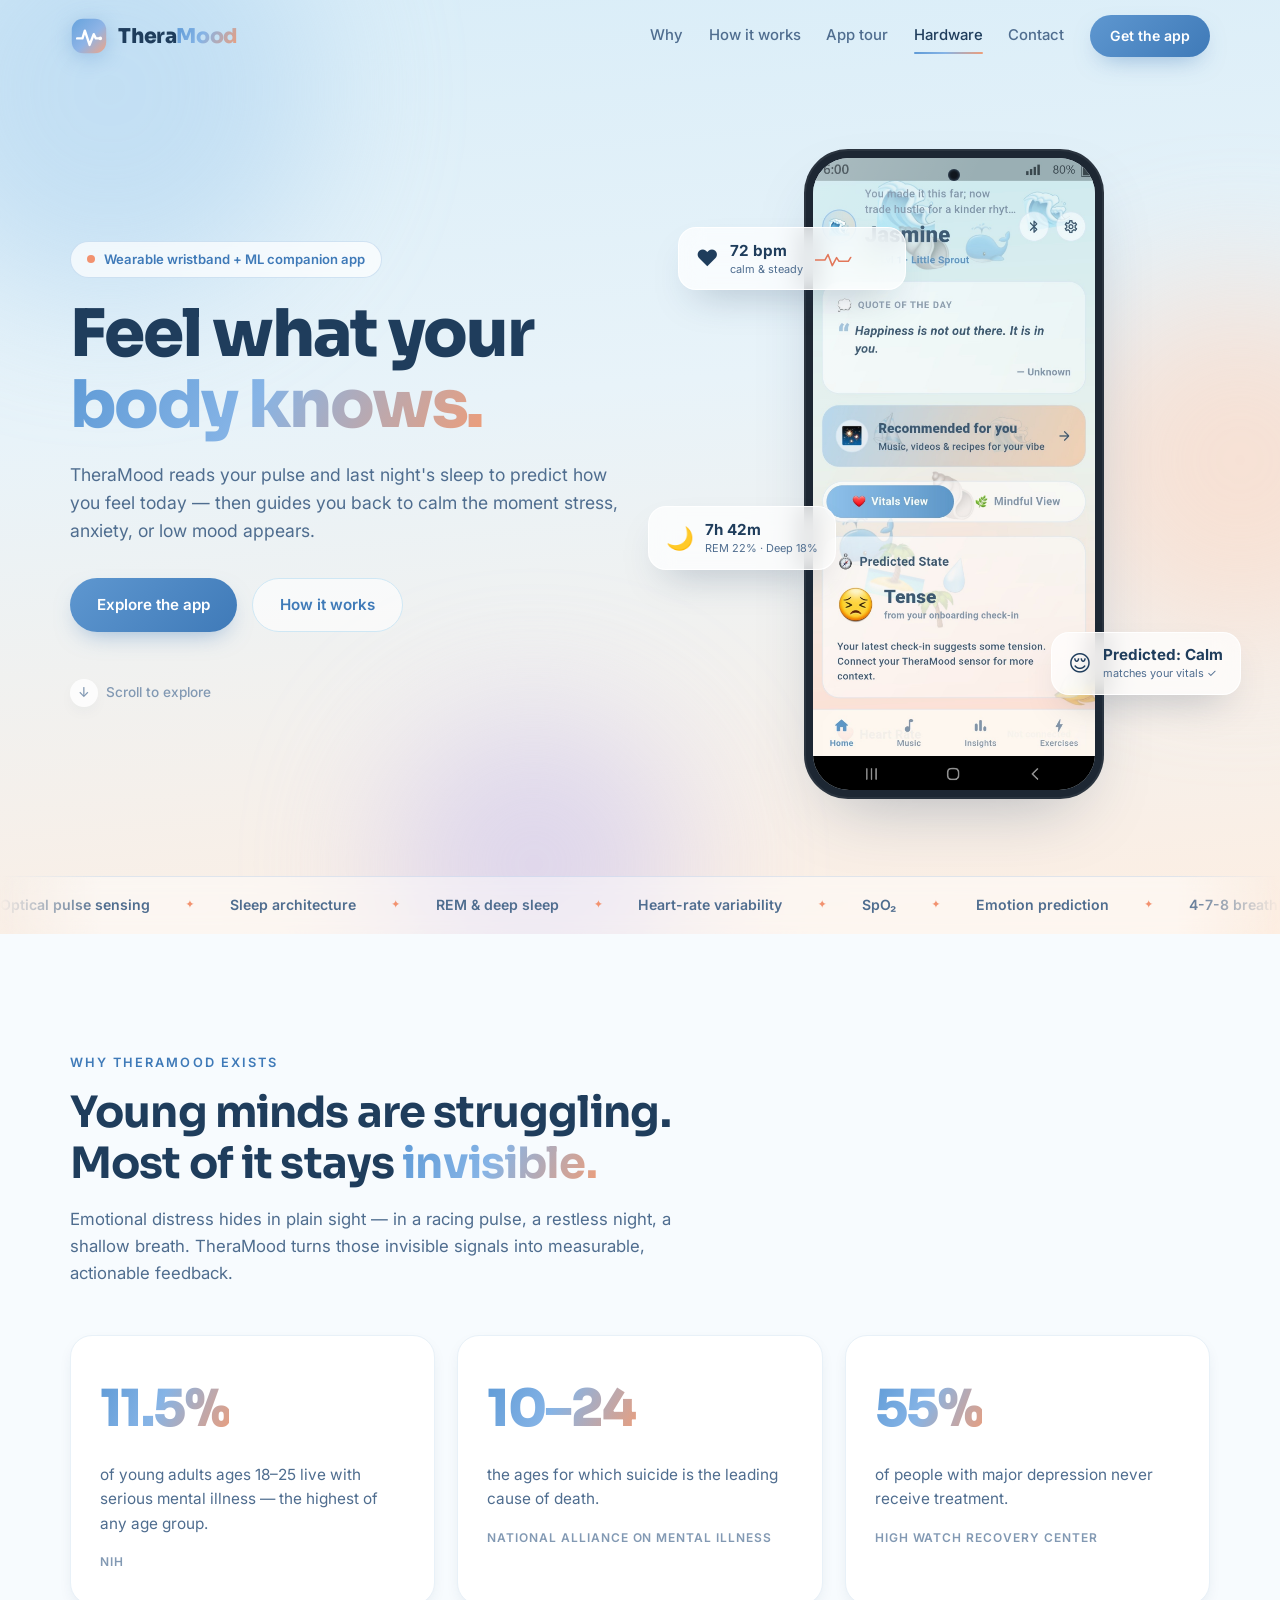
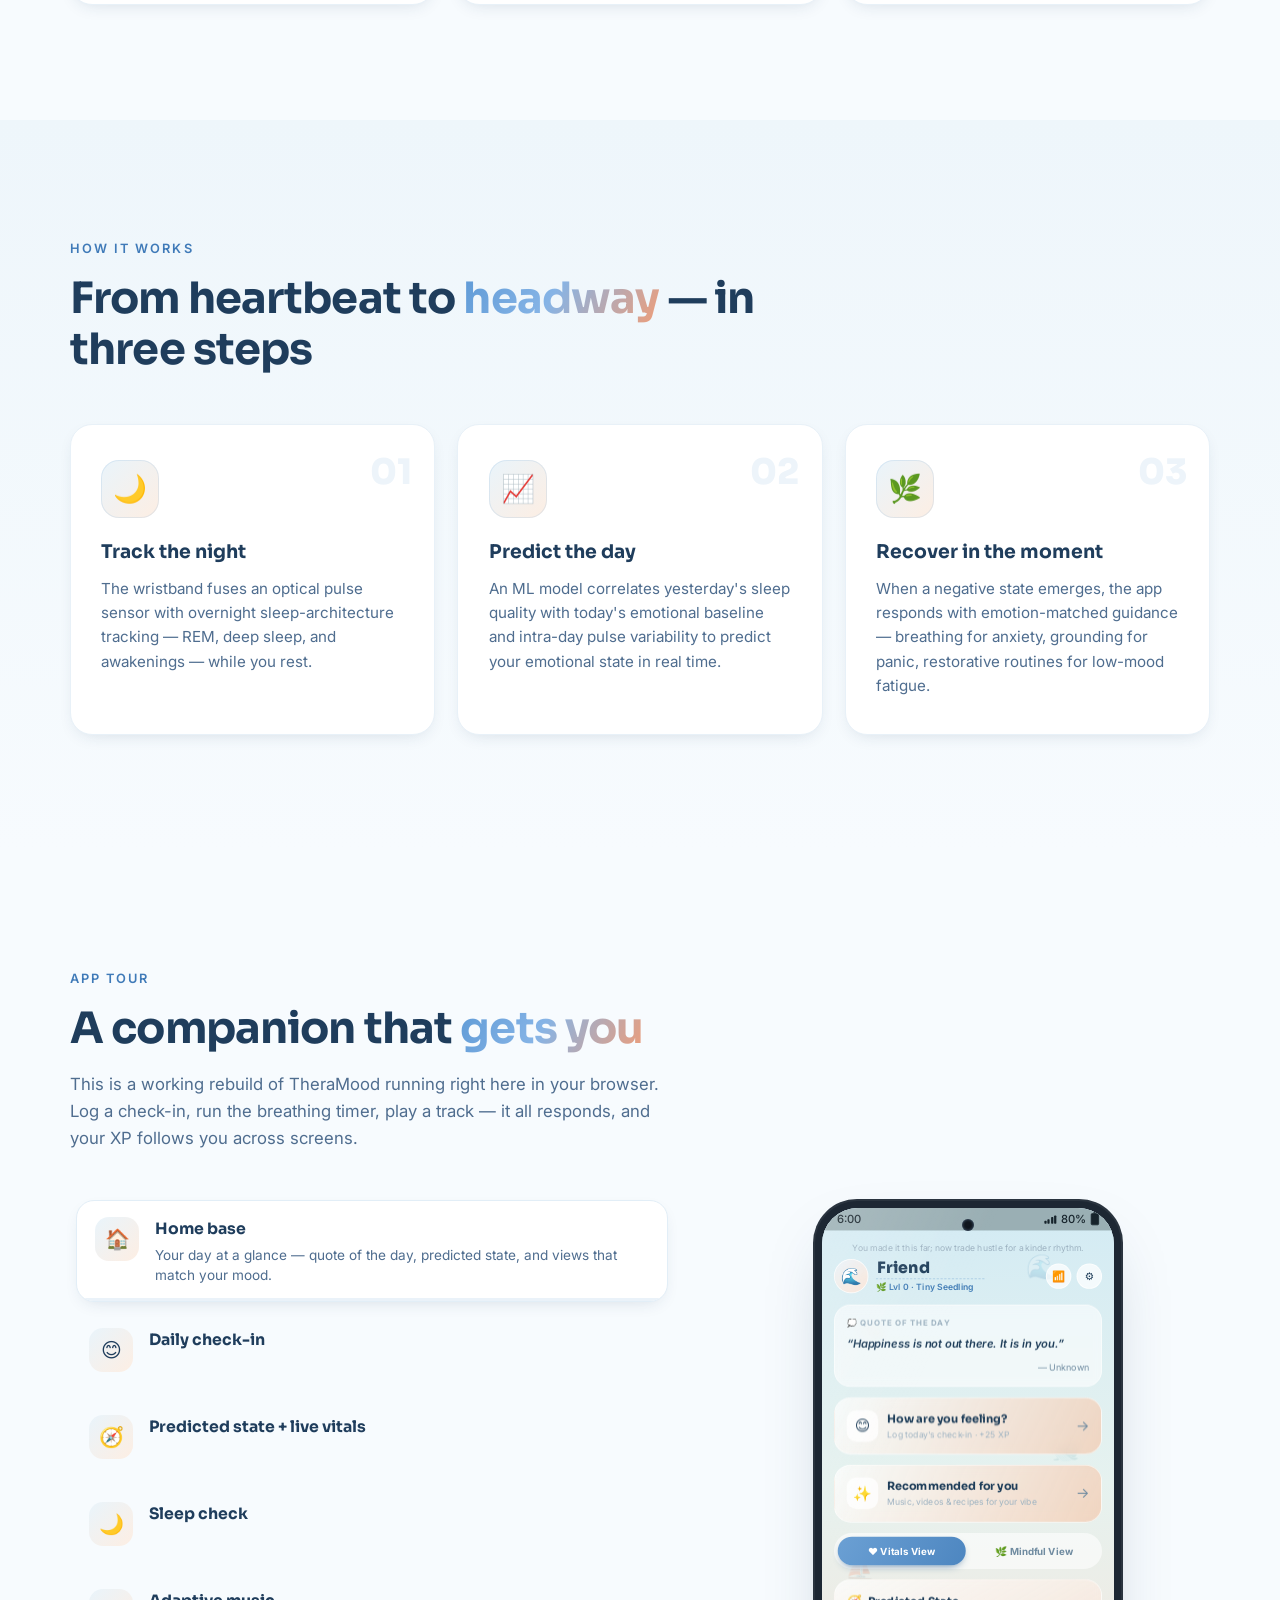
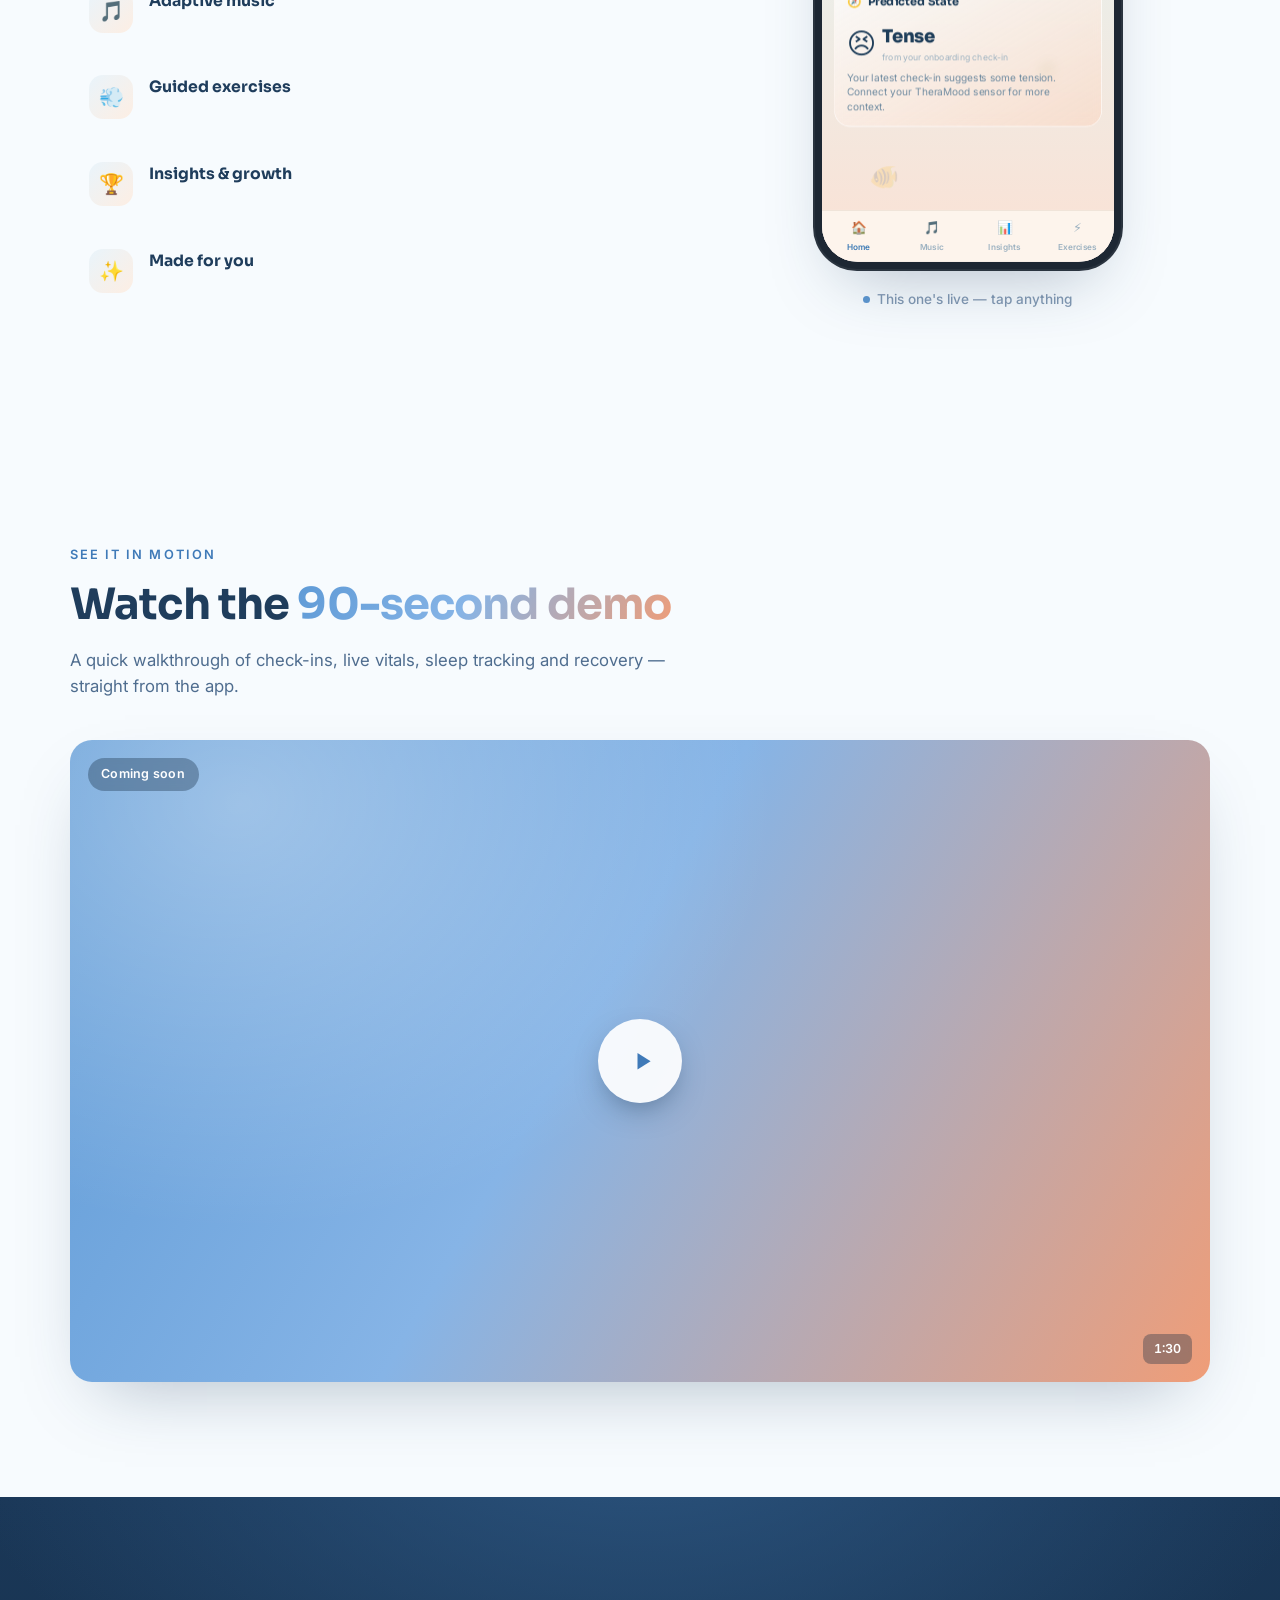
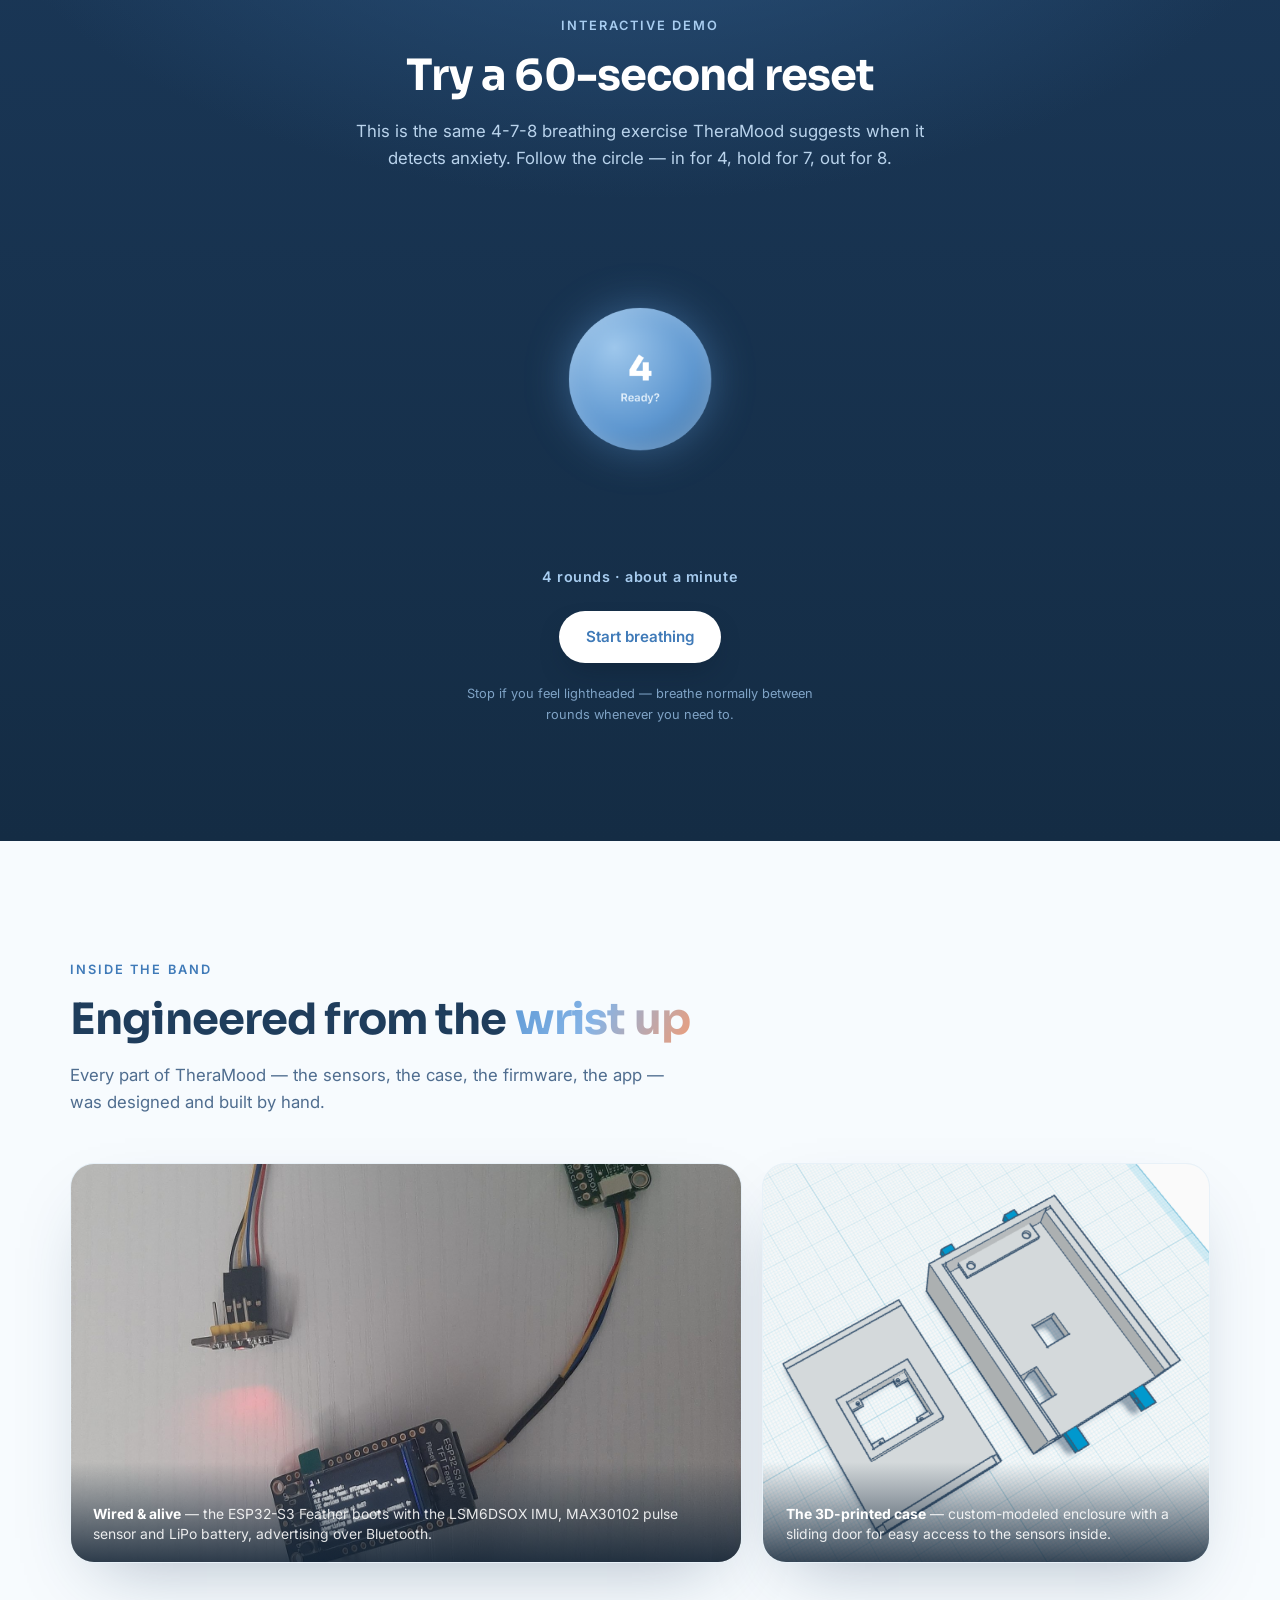
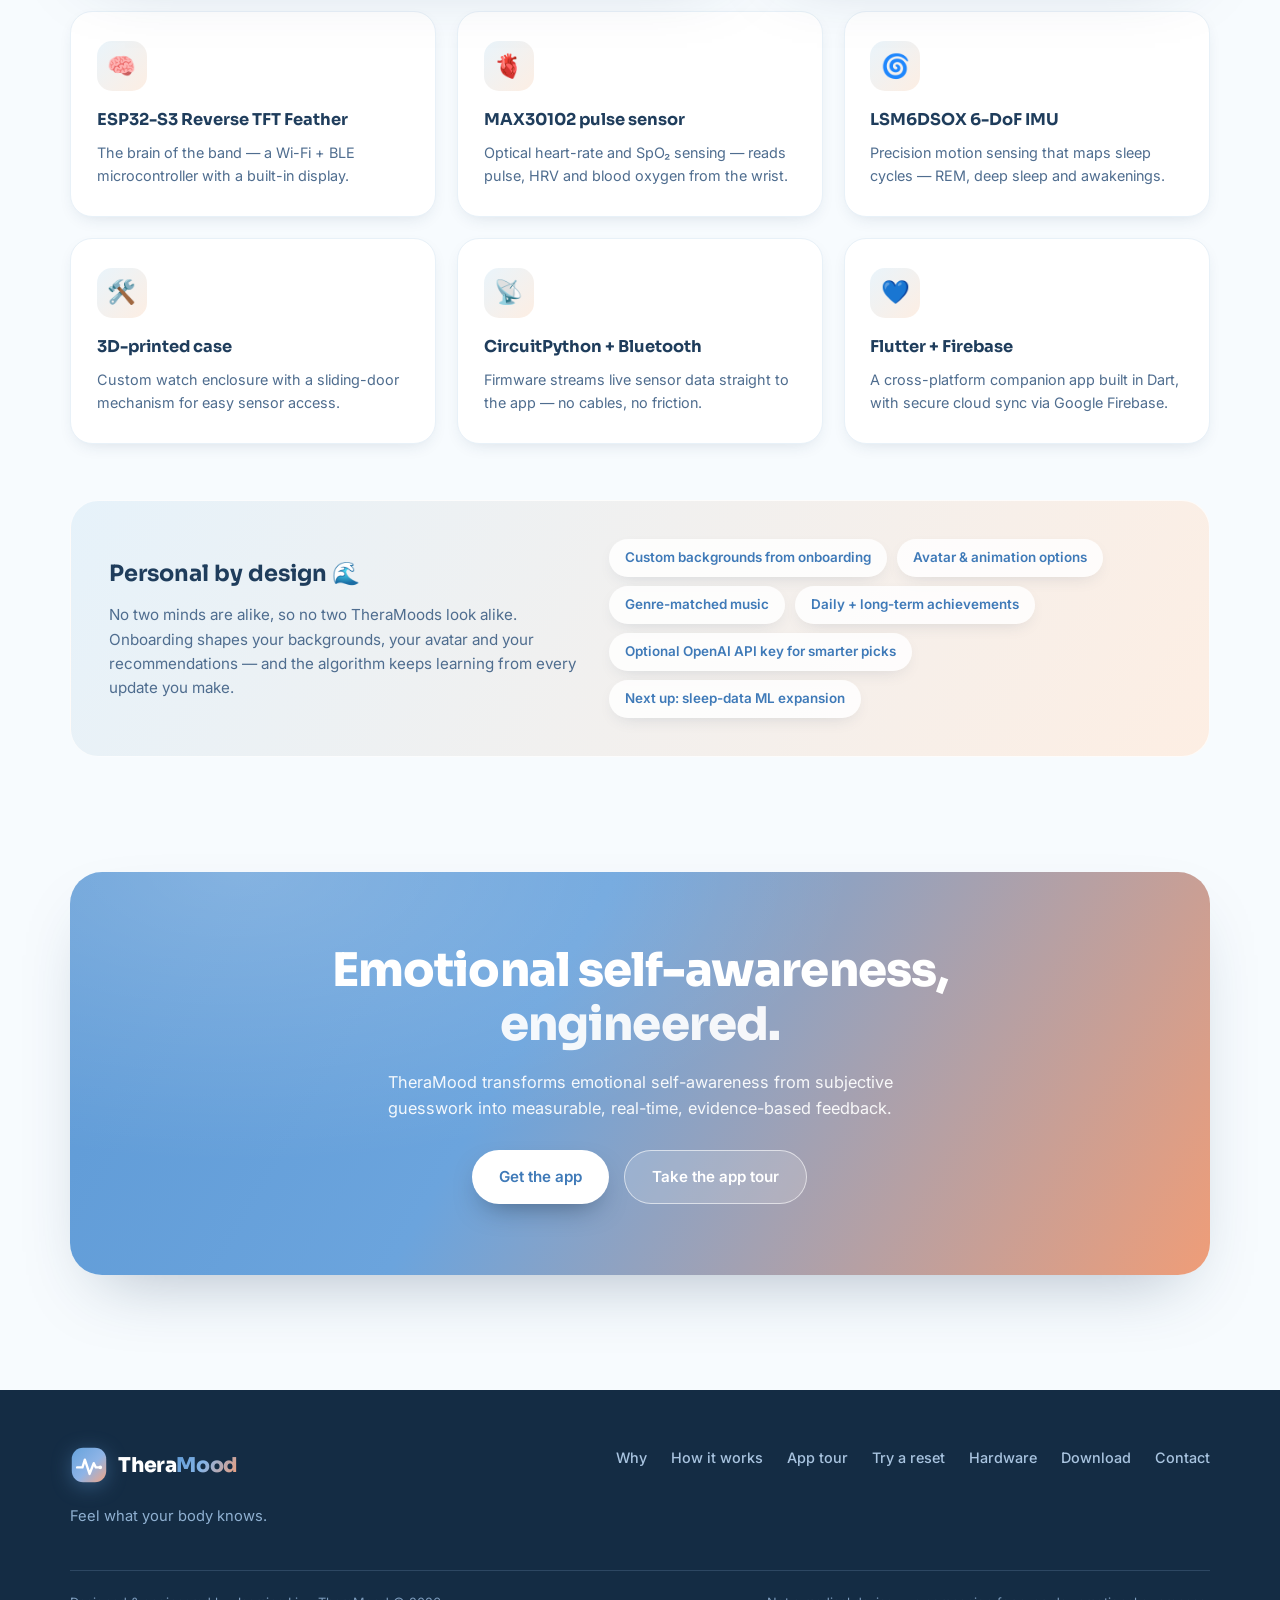
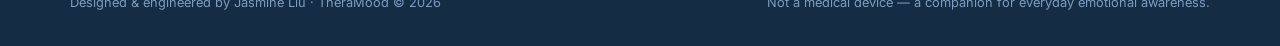
<file: index.html>
<!DOCTYPE html>
<html lang="en">
<head>
  <meta charset="UTF-8">
  <meta name="viewport" content="width=device-width, initial-scale=1.0">
  <title>TheraMood — Feel what your body knows</title>
  <meta name="description" content="TheraMood is a wearable wristband and companion app that predicts your emotional state from pulse and sleep data, then guides you back to calm with personalized recovery exercises.">
  <meta name="theme-color" content="#dceff8">
  <link rel="icon" type="image/svg+xml" href="assets/logo.svg">
  <link rel="preconnect" href="https://fonts.googleapis.com">
  <link rel="preconnect" href="https://fonts.gstatic.com" crossorigin>
  <link href="https://fonts.googleapis.com/css2?family=Sora:wght@400;600;700;800&family=Inter:wght@400;500;600&display=swap" rel="stylesheet">
  <link rel="stylesheet" href="css/style.css">
  <link rel="stylesheet" href="css/emulator.css">
</head>
<body>

  <!-- ══════════ NAV ══════════ -->
  <nav class="nav" id="nav">
    <div class="container nav__inner">
      <a href="#top" class="brand" aria-label="TheraMood home">
        <svg class="brand__mark" viewBox="0 0 64 64" aria-hidden="true">
          <defs>
            <linearGradient id="navGrad" x1="0" y1="0" x2="1" y2="1">
              <stop offset="0" stop-color="#66A3DD"/>
              <stop offset="0.55" stop-color="#8FB4E6"/>
              <stop offset="1" stop-color="#F2A483"/>
            </linearGradient>
          </defs>
          <rect x="3" y="3" width="58" height="58" rx="19" fill="url(#navGrad)"/>
          <path d="M12 36h9l4-13 8 24 7-18 3.5 7H51" fill="none" stroke="#fff" stroke-width="4" stroke-linecap="round" stroke-linejoin="round"/>
          <circle cx="51" cy="36" r="3" fill="#fff"/>
        </svg>
        <span class="brand__name">Thera<span class="grad-text">Mood</span></span>
      </a>

      <div class="nav__links" id="navLinks">
        <a href="#why">Why</a>
        <a href="#how">How it works</a>
        <a href="#tour">App tour</a>
        <a href="#inside">Hardware</a>
        <a href="contact.html">Contact</a>
        <a href="download.html" class="btn btn--primary btn--sm">Get the app</a>
      </div>

      <button class="nav__burger" id="navBurger" aria-label="Toggle menu" aria-expanded="false">
        <span></span><span></span><span></span>
      </button>
    </div>
  </nav>

  <!-- ══════════ HERO ══════════ -->
  <header class="hero" id="top">
    <div class="blob blob--1" aria-hidden="true"></div>
    <div class="blob blob--2" aria-hidden="true"></div>
    <div class="blob blob--3" aria-hidden="true"></div>

    <div class="container hero__grid">
      <div class="hero__copy">
        <span class="chip" data-reveal>
          <span class="chip__dot"></span> Wearable wristband + ML companion app
        </span>
        <h1 class="hero__title" data-reveal style="--d:.08s">
          Feel what your <span class="grad-text">body knows.</span>
        </h1>
        <p class="hero__sub" data-reveal style="--d:.16s">
          TheraMood reads your pulse and last night's sleep to predict how you feel today —
          then guides you back to calm the moment stress, anxiety, or low mood appears.
        </p>
        <div class="hero__actions" data-reveal style="--d:.24s">
          <a href="#tour" class="btn btn--primary">Explore the app</a>
          <a href="#how" class="btn btn--ghost">How it works</a>
        </div>
        <div class="hero__scroll" data-reveal style="--d:.4s">
          <span class="hero__scroll-ic">↓</span> Scroll to explore
        </div>
      </div>

      <div class="hero__visual" id="heroVisual" data-reveal style="--d:.2s">
        <div class="phone phone--hero" data-depth="12">
          <div class="phone__screen">
            <img src="assets/app_screenshots/Screenshot_20260731-181605.jpg" alt="TheraMood home screen showing a daily quote, predicted emotional state and live views" loading="eager">
          </div>
          <span class="phone__cam" aria-hidden="true"></span>
        </div>

        <div class="float-card float-card--bpm" data-depth="28">
          <span class="float-card__emoji">❤️</span>
          <div>
            <strong>72 bpm</strong>
            <small>calm &amp; steady</small>
          </div>
          <svg class="ecg" viewBox="0 0 120 32" aria-hidden="true">
            <path d="M0 18h16l5-9 7 18 7-13 4 6h15l5-8 7 15 6-12 4 6h44" fill="none" stroke="currentColor" stroke-width="2.5" stroke-linecap="round" stroke-linejoin="round"/>
          </svg>
        </div>

        <div class="float-card float-card--state" data-depth="20">
          <span class="float-card__emoji">😌</span>
          <div>
            <strong>Predicted: Calm</strong>
            <small>matches your vitals ✓</small>
          </div>
        </div>

        <div class="float-card float-card--sleep" data-depth="34">
          <span class="float-card__emoji">🌙</span>
          <div>
            <strong>7h 42m</strong>
            <small>REM 22% · Deep 18%</small>
          </div>
        </div>
      </div>
    </div>

    <div class="marquee" aria-hidden="true">
      <div class="marquee__track">
        <span>Optical pulse sensing</span><i>✦</i>
        <span>Sleep architecture</span><i>✦</i>
        <span>REM &amp; deep sleep</span><i>✦</i>
        <span>Heart-rate variability</span><i>✦</i>
        <span>SpO₂</span><i>✦</i>
        <span>Emotion prediction</span><i>✦</i>
        <span>4-7-8 breathing</span><i>✦</i>
        <span>Grounding resets</span><i>✦</i>
        <span>Adaptive music</span><i>✦</i>
        <span>Bluetooth LE</span><i>✦</i>
        <span>Optical pulse sensing</span><i>✦</i>
        <span>Sleep architecture</span><i>✦</i>
        <span>REM &amp; deep sleep</span><i>✦</i>
        <span>Heart-rate variability</span><i>✦</i>
        <span>SpO₂</span><i>✦</i>
        <span>Emotion prediction</span><i>✦</i>
        <span>4-7-8 breathing</span><i>✦</i>
        <span>Grounding resets</span><i>✦</i>
        <span>Adaptive music</span><i>✦</i>
        <span>Bluetooth LE</span><i>✦</i>
      </div>
    </div>
  </header>

  <main>

    <!-- ══════════ WHY ══════════ -->
    <section class="stats" id="why">
      <div class="container">
        <p class="eyebrow" data-reveal>Why TheraMood exists</p>
        <h2 class="section-title" data-reveal style="--d:.06s">
          Young minds are struggling.<br>Most of it stays <span class="grad-text">invisible.</span>
        </h2>
        <p class="section-sub" data-reveal style="--d:.12s">
          Emotional distress hides in plain sight — in a racing pulse, a restless night, a shallow breath.
          TheraMood turns those invisible signals into measurable, actionable feedback.
        </p>

        <div class="stats__grid">
          <div class="stat-card" data-reveal>
            <span class="stat-card__num"><span class="counter" data-target="11.6" data-decimals="1">0</span>%</span>
            <p>of young adults ages 18–25 live with serious mental illness — the highest of any age group.</p>
            <small>NIH</small>
          </div>
          <div class="stat-card" data-reveal style="--d:.1s">
            <span class="stat-card__num">10–24</span>
            <p>the ages for which suicide is the leading cause of death.</p>
            <small>National Alliance on Mental Illness</small>
          </div>
          <div class="stat-card" data-reveal style="--d:.2s">
            <span class="stat-card__num"><span class="counter" data-target="56">0</span>%</span>
            <p>of people with major depression never receive treatment.</p>
            <small>High Watch Recovery Center</small>
          </div>
        </div>
      </div>
    </section>

    <!-- ══════════ HOW IT WORKS ══════════ -->
    <section class="how" id="how">
      <div class="container">
        <p class="eyebrow" data-reveal>How it works</p>
        <h2 class="section-title" data-reveal style="--d:.06s">
          From heartbeat to <span class="grad-text">headway</span> — in three steps
        </h2>

        <div class="how__grid">
          <article class="how-card" data-reveal>
            <span class="how-card__step">01</span>
            <span class="how-card__emoji">🌙</span>
            <h3>Track the night</h3>
            <p>
              The wristband fuses an optical pulse sensor with overnight sleep-architecture
              tracking — REM, deep sleep, and awakenings — while you rest.
            </p>
          </article>

          <article class="how-card" data-reveal style="--d:.12s">
            <span class="how-card__step">02</span>
            <span class="how-card__emoji">📈</span>
            <h3>Predict the day</h3>
            <p>
              An ML model correlates yesterday's sleep quality with today's emotional baseline
              and intra-day pulse variability to predict your emotional state in real time.
            </p>
          </article>

          <article class="how-card" data-reveal style="--d:.24s">
            <span class="how-card__step">03</span>
            <span class="how-card__emoji">🌿</span>
            <h3>Recover in the moment</h3>
            <p>
              When a negative state emerges, the app responds with emotion-matched guidance —
              breathing for anxiety, grounding for panic, restorative routines for low-mood fatigue.
            </p>
          </article>
        </div>
      </div>
    </section>

    <!-- ══════════ APP TOUR ══════════ -->
    <section class="tour-section" id="tour">
      <div class="container">
        <p class="eyebrow" data-reveal>App tour</p>
        <h2 class="section-title" data-reveal style="--d:.06s">
          A companion that <span class="grad-text">gets you</span>
        </h2>
        <p class="section-sub" data-reveal style="--d:.12s">
          This is a working rebuild of TheraMood running right here in your browser. Log a check-in,
          run the breathing timer, play a track — it all responds, and your XP follows you across screens.
        </p>

        <div class="tour" data-reveal style="--d:.18s">
          <div class="tour__list" id="tourList" role="tablist" aria-label="App screens">
            <button class="tour__item is-active" data-index="0" role="tab" aria-selected="true">
              <span class="tour__emoji">🏠</span>
              <span class="tour__text">
                <strong>Home base</strong>
                <small>Your day at a glance — quote of the day, predicted state, and views that match your mood.</small>
              </span>
              <i class="tour__progress" aria-hidden="true"></i>
            </button>
            <button class="tour__item" data-index="1" role="tab" aria-selected="false">
              <span class="tour__emoji">😊</span>
              <span class="tour__text">
                <strong>Daily check-in</strong>
                <small>Tap the moods that resonate, rate your energy, note one thing you're grateful for.</small>
              </span>
              <i class="tour__progress" aria-hidden="true"></i>
            </button>
            <button class="tour__item" data-index="2" role="tab" aria-selected="false">
              <span class="tour__emoji">🧭</span>
              <span class="tour__text">
                <strong>Predicted state + live vitals</strong>
                <small>Heart rate, HRV and SpO₂ stream in over Bluetooth — and back up every prediction.</small>
              </span>
              <i class="tour__progress" aria-hidden="true"></i>
            </button>
            <button class="tour__item" data-index="3" role="tab" aria-selected="false">
              <span class="tour__emoji">🌙</span>
              <span class="tour__text">
                <strong>Sleep check</strong>
                <small>Leave the band on overnight — it scores your rest and counts movement bursts hands-free.</small>
              </span>
              <i class="tour__progress" aria-hidden="true"></i>
            </button>
            <button class="tour__item" data-index="4" role="tab" aria-selected="false">
              <span class="tour__emoji">🎵</span>
              <span class="tour__text">
                <strong>Adaptive music</strong>
                <small>Generative, calm-first tracks tuned to your vibe and preferred genres.</small>
              </span>
              <i class="tour__progress" aria-hidden="true"></i>
            </button>
            <button class="tour__item" data-index="5" role="tab" aria-selected="false">
              <span class="tour__emoji">💨</span>
              <span class="tour__text">
                <strong>Guided exercises</strong>
                <small>4-7-8 breathing and grounding resets, one tap away when tension rises.</small>
              </span>
              <i class="tour__progress" aria-hidden="true"></i>
            </button>
            <button class="tour__item" data-index="6" role="tab" aria-selected="false">
              <span class="tour__emoji">🏆</span>
              <span class="tour__text">
                <strong>Insights &amp; growth</strong>
                <small>Wellness scores, achievements and XP levels that make consistency feel good.</small>
              </span>
              <i class="tour__progress" aria-hidden="true"></i>
            </button>
            <button class="tour__item" data-index="7" role="tab" aria-selected="false">
              <span class="tour__emoji">✨</span>
              <span class="tour__text">
                <strong>Made for you</strong>
                <small>Music, videos &amp; recipes picked from your passions — optionally boosted with your own API key.</small>
              </span>
              <i class="tour__progress" aria-hidden="true"></i>
            </button>
          </div>

          <div class="tour__stage">
            <div class="phone phone--tour" data-tilt>
              <div class="phone__screen" id="tourScreen">
                <div class="tm" id="tmApp" role="application" aria-label="Interactive TheraMood app demo"></div>
              </div>
              <span class="phone__cam" aria-hidden="true"></span>
            </div>
            <p class="phone-hint"><span class="phone-hint__dot" aria-hidden="true"></span> This one's live — tap anything</p>
          </div>
        </div>
      </div>
    </section>

    <!-- ══════════ DEMO VIDEO ══════════ -->
    <section class="demo" id="demo">
      <div class="container">
        <p class="eyebrow" data-reveal>See it in motion</p>
        <h2 class="section-title" data-reveal style="--d:.06s">
          Watch the <span class="grad-text">90-second demo</span>
        </h2>
        <p class="section-sub" data-reveal style="--d:.12s">
          A quick walkthrough of check-ins, live vitals, sleep tracking and recovery — straight from the app.
        </p>

        <div class="demo__player" id="demoPlayer" data-reveal style="--d:.18s">
          <button class="demo__play" id="demoPlay" aria-label="Play demo video">
            <svg viewBox="0 0 24 24" aria-hidden="true"><path d="M8 5v14l11-7z"/></svg>
          </button>
          <span class="demo__badge">Coming soon</span>
          <span class="demo__duration">1:30</span>
        </div>
      </div>
    </section>

    <!-- ══════════ BREATHING DEMO ══════════ -->
    <section class="breath" id="reset">
      <div class="container breath__inner">
        <p class="eyebrow eyebrow--light" data-reveal>Interactive demo</p>
        <h2 class="section-title" data-reveal style="--d:.06s">Try a 60-second reset</h2>
        <p class="section-sub section-sub--light" data-reveal style="--d:.12s">
          This is the same 4-7-8 breathing exercise TheraMood suggests when it detects anxiety.
          Follow the circle — in for 4, hold for 7, out for 8.
        </p>

        <div class="breath__stage" data-reveal style="--d:.18s">
          <div class="breath__ripple" id="breathRipple" aria-hidden="true"></div>
          <div class="breath__circle" id="breathCircle">
            <span class="breath__count" id="breathCount">4</span>
            <span class="breath__label" id="breathLabel">Ready?</span>
          </div>
        </div>

        <p class="breath__round" id="breathRound" data-reveal style="--d:.22s">4 rounds · about a minute</p>

        <div class="breath__actions" data-reveal style="--d:.26s">
          <button class="btn btn--light" id="breathStart">Start breathing</button>
        </div>
        <p class="breath__note" data-reveal style="--d:.3s">
          Stop if you feel lightheaded — breathe normally between rounds whenever you need to.
        </p>
      </div>
    </section>

    <!-- ══════════ HARDWARE ══════════ -->
    <section class="hardware" id="inside">
      <div class="container">
        <p class="eyebrow" data-reveal>Inside the band</p>
        <h2 class="section-title" data-reveal style="--d:.06s">
          Engineered from the <span class="grad-text">wrist up</span>
        </h2>
        <p class="section-sub" data-reveal style="--d:.12s">
          Every part of TheraMood — the sensors, the case, the firmware, the app — was designed and built by hand.
        </p>

        <div class="hw__gallery">
          <figure class="hw-photo" data-reveal>
            <img src="assets/hardware/hardware_sensors_web.jpg"
                 alt="TheraMood electronics wired and running: ESP32-S3 Reverse TFT Feather with live display, LSM6DSOX motion sensor, MAX30102 pulse sensor and LiPo battery"
                 loading="lazy">
            <figcaption>
              <strong>Wired &amp; alive</strong> — the ESP32-S3 Feather boots with the LSM6DSOX
              IMU, MAX30102 pulse sensor and LiPo battery, advertising over Bluetooth.
            </figcaption>
          </figure>
          <figure class="hw-photo" data-reveal style="--d:.12s">
            <img src="assets/hardware/watch_case_3d_print.png"
                 alt="CAD model of the 3D-printed TheraMood watch case, showing the lid with display window and the body with its sliding-door mechanism"
                 loading="lazy">
            <figcaption>
              <strong>The 3D-printed case</strong> — custom-modeled enclosure with a
              sliding door for easy access to the sensors inside.
            </figcaption>
          </figure>
        </div>

        <div class="hw__grid">
          <article class="hw-card" data-reveal>
            <span class="hw-card__emoji">🧠</span>
            <h3>ESP32-S3 Reverse TFT Feather</h3>
            <p>The brain of the band — a Wi-Fi + BLE microcontroller with a built-in display.</p>
          </article>
          <article class="hw-card" data-reveal style="--d:.06s">
            <span class="hw-card__emoji">🫀</span>
            <h3>MAX30102 pulse sensor</h3>
            <p>Optical heart-rate and SpO₂ sensing — reads pulse, HRV and blood oxygen from the wrist.</p>
          </article>
          <article class="hw-card" data-reveal style="--d:.12s">
            <span class="hw-card__emoji">🌀</span>
            <h3>LSM6DSOX 6-DoF IMU</h3>
            <p>Precision motion sensing that maps sleep cycles — REM, deep sleep and awakenings.</p>
          </article>
          <article class="hw-card" data-reveal style="--d:.18s">
            <span class="hw-card__emoji">🛠️</span>
            <h3>3D-printed case</h3>
            <p>Custom watch enclosure with a sliding-door mechanism for easy sensor access.</p>
          </article>
          <article class="hw-card" data-reveal style="--d:.24s">
            <span class="hw-card__emoji">📡</span>
            <h3>CircuitPython + Bluetooth</h3>
            <p>Firmware streams live sensor data straight to the app — no cables, no friction.</p>
          </article>
          <article class="hw-card" data-reveal style="--d:.3s">
            <span class="hw-card__emoji">💙</span>
            <h3>Flutter + Firebase</h3>
            <p>A cross-platform companion app built in Dart, with secure cloud sync via Google Firebase.</p>
          </article>
        </div>

        <div class="personal" data-reveal>
          <div class="personal__copy">
            <h3>Personal by design 🌊</h3>
            <p>
              No two minds are alike, so no two TheraMoods look alike. Onboarding shapes your
              backgrounds, your avatar and your recommendations — and the algorithm keeps
              learning from every update you make.
            </p>
          </div>
          <ul class="personal__chips">
            <li>Custom backgrounds from onboarding</li>
            <li>Avatar &amp; animation options</li>
            <li>Genre-matched music</li>
            <li>Daily + long-term achievements</li>
            <li>Optional OpenAI API key for smarter picks</li>
            <li>Next up: sleep-data ML expansion</li>
          </ul>
        </div>
      </div>
    </section>

    <!-- ══════════ CTA ══════════ -->
    <section class="cta">
      <div class="container">
        <div class="cta__panel" data-reveal>
          <h2>Emotional self-awareness,<br><em>engineered.</em></h2>
          <p>
            TheraMood transforms emotional self-awareness from subjective guesswork into
            measurable, real-time, evidence-based feedback.
          </p>
          <div class="cta__actions">
            <a href="download.html" class="btn btn--light">Get the app</a>
            <a href="#tour" class="btn btn--glass">Take the app tour</a>
          </div>
        </div>
      </div>
    </section>

  </main>

  <!-- ══════════ FOOTER ══════════ -->
  <footer class="footer">
    <div class="container footer__inner">
      <div class="footer__brand">
        <a href="#top" class="brand brand--footer">
          <svg class="brand__mark" viewBox="0 0 64 64" aria-hidden="true">
            <defs>
              <linearGradient id="footGrad" x1="0" y1="0" x2="1" y2="1">
                <stop offset="0" stop-color="#66A3DD"/>
                <stop offset="0.55" stop-color="#8FB4E6"/>
                <stop offset="1" stop-color="#F2A483"/>
              </linearGradient>
            </defs>
            <rect x="3" y="3" width="58" height="58" rx="19" fill="url(#footGrad)"/>
            <path d="M12 36h9l4-13 8 24 7-18 3.5 7H51" fill="none" stroke="#fff" stroke-width="4" stroke-linecap="round" stroke-linejoin="round"/>
            <circle cx="51" cy="36" r="3" fill="#fff"/>
          </svg>
          <span class="brand__name">Thera<span class="grad-text">Mood</span></span>
        </a>
        <p class="footer__slogan">Feel what your body knows.</p>
      </div>

      <nav class="footer__links" aria-label="Footer">
        <a href="#why">Why</a>
        <a href="#how">How it works</a>
        <a href="#tour">App tour</a>
        <a href="#reset">Try a reset</a>
        <a href="#inside">Hardware</a>
        <a href="download.html">Download</a>
        <a href="contact.html">Contact</a>
      </nav>
    </div>
    <div class="container footer__base">
      <p>Designed &amp; engineered by Jasmine Liu · TheraMood © <span id="year">2026</span></p>
      <p class="footer__note">Not a medical device — a companion for everyday emotional awareness.</p>
    </div>
  </footer>

  <div class="toast" id="toast" role="status" aria-live="polite"></div>

  <script src="js/main.js"></script>
  <script src="js/app-demo.js"></script>
  <script src="js/app-emulator.js"></script>
</body>
</html>
</file>
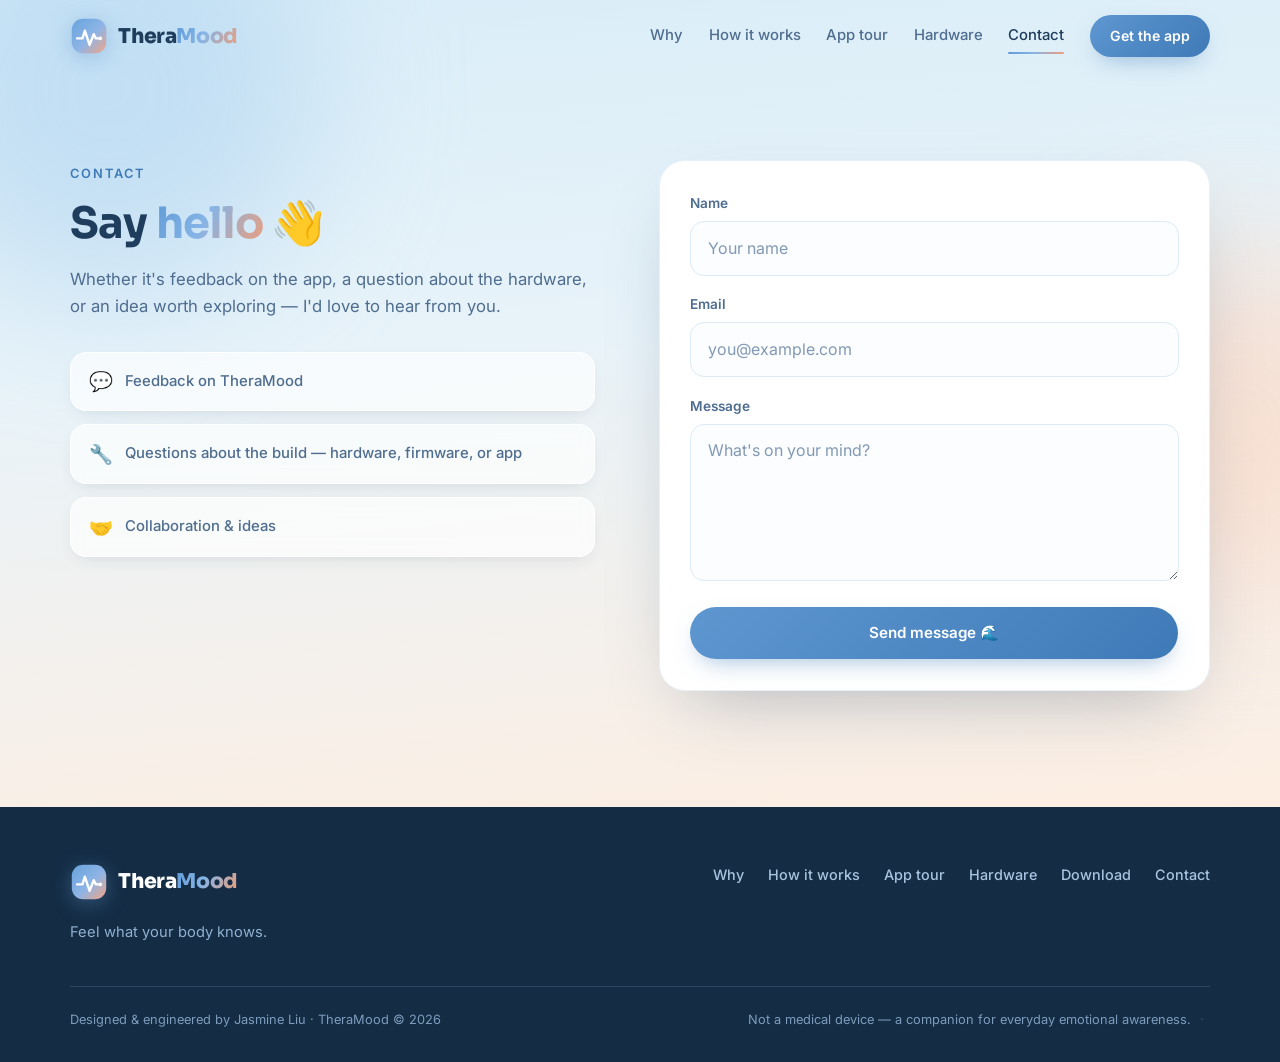
<file: contact.html>
<!DOCTYPE html>
<html lang="en">
<head>
  <meta charset="UTF-8">
  <meta name="viewport" content="width=device-width, initial-scale=1.0">
  <title>Contact — TheraMood</title>
  <meta name="description" content="Get in touch with Jasmine, the creator of TheraMood — feedback, questions about the build, or collaboration ideas.">
  <meta name="theme-color" content="#dceff8">
  <link rel="icon" type="image/svg+xml" href="assets/logo.svg">
  <link rel="preconnect" href="https://fonts.googleapis.com">
  <link rel="preconnect" href="https://fonts.gstatic.com" crossorigin>
  <link href="https://fonts.googleapis.com/css2?family=Sora:wght@400;600;700;800&family=Inter:wght@400;500;600&display=swap" rel="stylesheet">
  <link rel="stylesheet" href="css/style.css">
</head>
<body>

  <!-- ══════════ NAV ══════════ -->
  <nav class="nav" id="nav">
    <div class="container nav__inner">
      <a href="index.html" class="brand" aria-label="TheraMood home">
        <svg class="brand__mark" viewBox="0 0 64 64" aria-hidden="true">
          <defs>
            <linearGradient id="navGrad" x1="0" y1="0" x2="1" y2="1">
              <stop offset="0" stop-color="#66A3DD"/>
              <stop offset="0.55" stop-color="#8FB4E6"/>
              <stop offset="1" stop-color="#F2A483"/>
            </linearGradient>
          </defs>
          <rect x="3" y="3" width="58" height="58" rx="19" fill="url(#navGrad)"/>
          <path d="M12 36h9l4-13 8 24 7-18 3.5 7H51" fill="none" stroke="#fff" stroke-width="4" stroke-linecap="round" stroke-linejoin="round"/>
          <circle cx="51" cy="36" r="3" fill="#fff"/>
        </svg>
        <span class="brand__name">Thera<span class="grad-text">Mood</span></span>
      </a>

      <div class="nav__links" id="navLinks">
        <a href="index.html#why">Why</a>
        <a href="index.html#how">How it works</a>
        <a href="index.html#tour">App tour</a>
        <a href="index.html#inside">Hardware</a>
        <a href="contact.html" class="is-current">Contact</a>
        <a href="download.html" class="btn btn--primary btn--sm">Get the app</a>
      </div>

      <button class="nav__burger" id="navBurger" aria-label="Toggle menu" aria-expanded="false">
        <span></span><span></span><span></span>
      </button>
    </div>
  </nav>

  <main>

    <!-- ══════════ CONTACT ══════════ -->
    <section class="contact">
      <div class="blob blob--1" aria-hidden="true"></div>
      <div class="blob blob--2" aria-hidden="true"></div>

      <div class="container contact__grid">
        <div class="contact__copy" data-reveal>
          <p class="eyebrow">Contact</p>
          <h1 class="section-title">Say <span class="grad-text">hello</span> 👋</h1>
          <p class="section-sub">
            Whether it's feedback on the app, a question about the hardware,
            or an idea worth exploring — I'd love to hear from you.
          </p>
          <ul class="contact__points">
            <li><span>💬</span> Feedback on TheraMood</li>
            <li><span>🔧</span> Questions about the build — hardware, firmware, or app</li>
            <li><span>🤝</span> Collaboration &amp; ideas</li>
          </ul>
        </div>

        <div class="contact__form-wrap" data-reveal style="--d:.12s">
          <form id="contactForm" class="contact-form" novalidate>
            <label class="field">
              <span>Name</span>
              <input type="text" name="name" id="cfName" placeholder="Your name" required maxlength="80" autocomplete="name">
            </label>
            <label class="field">
              <span>Email</span>
              <input type="email" name="email" id="cfEmail" placeholder="you@example.com" required maxlength="120" autocomplete="email">
            </label>
            <label class="field">
              <span>Message</span>
              <textarea name="message" id="cfMessage" rows="5" placeholder="What's on your mind?" required maxlength="2000"></textarea>
            </label>
            <p class="field-error" id="formError" hidden>Please fill in every field, with a valid email.</p>
            <button class="btn btn--primary contact-form__submit" type="submit">Send message 🌊</button>
          </form>

          <div class="contact-success" id="contactSuccess" hidden>
            <span class="contact-success__emoji">🌊</span>
            <h3>Message sent!</h3>
            <p>Thanks for reaching out — Jasmine will read it soon.</p>
            <button class="btn btn--ghost" id="sendAnother">Send another</button>
          </div>
        </div>
      </div>
    </section>

    <!-- ══════════ ADMIN INBOX (unlocks with admin key) ══════════ -->
    <section class="inbox" id="inboxSection" hidden>
      <div class="container">
        <div class="inbox__head">
          <h2 class="section-title">📥 Inbox <span class="inbox__count" id="inboxCount">0</span></h2>
          <div class="inbox__actions">
            <button class="btn btn--ghost btn--sm" id="inboxExport">Export JSON</button>
            <button class="btn btn--ghost btn--sm" id="inboxClear">Clear all</button>
            <button class="btn btn--primary btn--sm" id="inboxLock">Lock 🔒</button>
          </div>
        </div>
        <p class="inbox__note">
          Messages are stored in this browser on the device where they were submitted.
        </p>
        <div class="inbox__list" id="inboxList"></div>
      </div>
    </section>

  </main>

  <!-- ══════════ FOOTER ══════════ -->
  <footer class="footer">
    <div class="container footer__inner">
      <div class="footer__brand">
        <a href="index.html" class="brand brand--footer">
          <svg class="brand__mark" viewBox="0 0 64 64" aria-hidden="true">
            <defs>
              <linearGradient id="footGrad" x1="0" y1="0" x2="1" y2="1">
                <stop offset="0" stop-color="#66A3DD"/>
                <stop offset="0.55" stop-color="#8FB4E6"/>
                <stop offset="1" stop-color="#F2A483"/>
              </linearGradient>
            </defs>
            <rect x="3" y="3" width="58" height="58" rx="19" fill="url(#footGrad)"/>
            <path d="M12 36h9l4-13 8 24 7-18 3.5 7H51" fill="none" stroke="#fff" stroke-width="4" stroke-linecap="round" stroke-linejoin="round"/>
            <circle cx="51" cy="36" r="3" fill="#fff"/>
          </svg>
          <span class="brand__name">Thera<span class="grad-text">Mood</span></span>
        </a>
        <p class="footer__slogan">Feel what your body knows.</p>
      </div>

      <nav class="footer__links" aria-label="Footer">
        <a href="index.html#why">Why</a>
        <a href="index.html#how">How it works</a>
        <a href="index.html#tour">App tour</a>
        <a href="index.html#inside">Hardware</a>
        <a href="download.html">Download</a>
        <a href="contact.html">Contact</a>
      </nav>
    </div>
    <div class="container footer__base">
      <p>Designed &amp; engineered by Jasmine Liu · TheraMood © <span id="year">2026</span></p>
      <p class="footer__note">
        Not a medical device — a companion for everyday emotional awareness.
        <button class="admin-dot" id="adminDot" aria-label="Owner access">·</button>
      </p>
    </div>
  </footer>

  <!-- ══════════ ADMIN KEY MODAL ══════════ -->
  <div class="admin-modal" id="adminModal" hidden>
    <div class="admin-modal__card" id="adminCard" role="dialog" aria-modal="true" aria-labelledby="adminTitle">
      <button class="admin-modal__close" id="adminClose" aria-label="Close">×</button>
      <span class="admin-modal__emoji">🗝️</span>
      <h3 id="adminTitle">Owner access</h3>
      <p>Enter the admin key to view your messages.</p>
      <form id="adminForm">
        <input type="password" id="adminInput" placeholder="Admin key" autocomplete="off" aria-label="Admin key">
        <button class="btn btn--primary" type="submit">Unlock</button>
      </form>
      <p class="admin-modal__error" id="adminError" hidden>That's not it — try again.</p>
    </div>
  </div>

  <script src="js/main.js"></script>
  <script src="js/contact.js"></script>
</body>
</html>
</file>
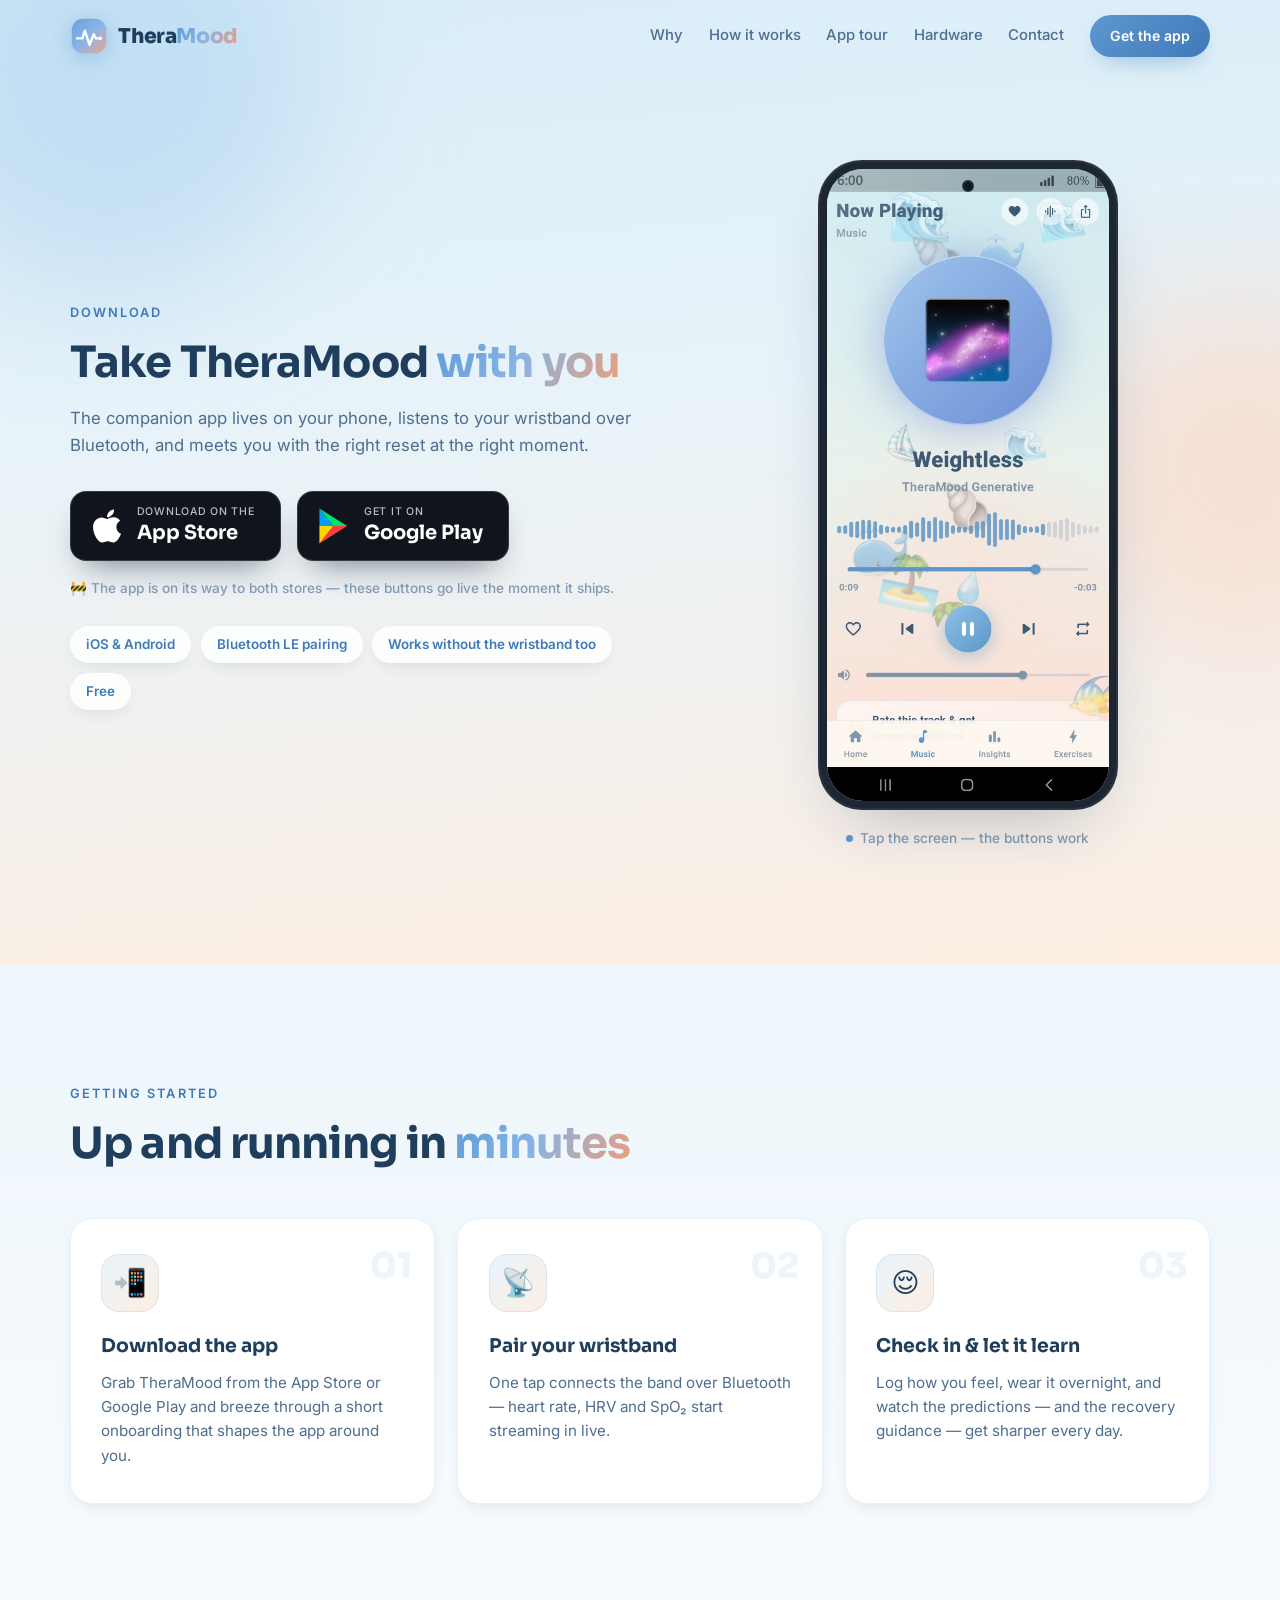
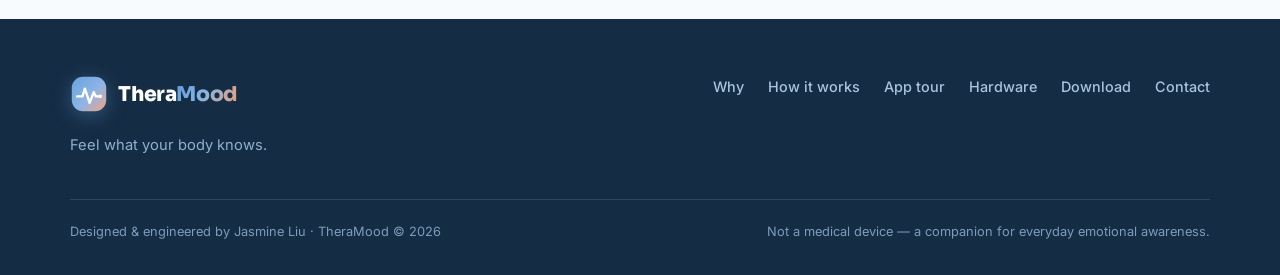
<file: download.html>
<!DOCTYPE html>
<html lang="en">
<head>
  <meta charset="UTF-8">
  <meta name="viewport" content="width=device-width, initial-scale=1.0">
  <title>Download — TheraMood</title>
  <meta name="description" content="Get the TheraMood companion app for iOS and Android — pair it with your wristband and turn pulse and sleep into real-time emotional insight.">
  <meta name="theme-color" content="#dceff8">
  <link rel="icon" type="image/svg+xml" href="assets/logo.svg">
  <link rel="preconnect" href="https://fonts.googleapis.com">
  <link rel="preconnect" href="https://fonts.gstatic.com" crossorigin>
  <link href="https://fonts.googleapis.com/css2?family=Sora:wght@400;600;700;800&family=Inter:wght@400;500;600&display=swap" rel="stylesheet">
  <link rel="stylesheet" href="css/style.css">
</head>
<body>

  <!-- ══════════ NAV ══════════ -->
  <nav class="nav" id="nav">
    <div class="container nav__inner">
      <a href="index.html" class="brand" aria-label="TheraMood home">
        <svg class="brand__mark" viewBox="0 0 64 64" aria-hidden="true">
          <defs>
            <linearGradient id="navGrad" x1="0" y1="0" x2="1" y2="1">
              <stop offset="0" stop-color="#66A3DD"/>
              <stop offset="0.55" stop-color="#8FB4E6"/>
              <stop offset="1" stop-color="#F2A483"/>
            </linearGradient>
          </defs>
          <rect x="3" y="3" width="58" height="58" rx="19" fill="url(#navGrad)"/>
          <path d="M12 36h9l4-13 8 24 7-18 3.5 7H51" fill="none" stroke="#fff" stroke-width="4" stroke-linecap="round" stroke-linejoin="round"/>
          <circle cx="51" cy="36" r="3" fill="#fff"/>
        </svg>
        <span class="brand__name">Thera<span class="grad-text">Mood</span></span>
      </a>

      <div class="nav__links" id="navLinks">
        <a href="index.html#why">Why</a>
        <a href="index.html#how">How it works</a>
        <a href="index.html#tour">App tour</a>
        <a href="index.html#inside">Hardware</a>
        <a href="contact.html">Contact</a>
        <a href="download.html" class="btn btn--primary btn--sm">Get the app</a>
      </div>

      <button class="nav__burger" id="navBurger" aria-label="Toggle menu" aria-expanded="false">
        <span></span><span></span><span></span>
      </button>
    </div>
  </nav>

  <main>

    <!-- ══════════ DOWNLOAD HERO ══════════ -->
    <section class="dl">
      <div class="blob blob--1" aria-hidden="true"></div>
      <div class="blob blob--2" aria-hidden="true"></div>

      <div class="container dl__grid">
        <div class="dl__copy">
          <p class="eyebrow" data-reveal>Download</p>
          <h1 class="section-title" data-reveal style="--d:.06s">
            Take TheraMood <span class="grad-text">with you</span>
          </h1>
          <p class="section-sub" data-reveal style="--d:.12s">
            The companion app lives on your phone, listens to your wristband over Bluetooth,
            and meets you with the right reset at the right moment.
          </p>

          <div class="dl__badges" data-reveal style="--d:.18s">
            <!-- ── PLACEHOLDER: real store links get filled in by the script
                 at the bottom of this page once the app is published ── -->
            <a class="store-badge" id="appStoreBadge" href="#" aria-label="Download on the App Store (link coming soon)">
              <svg class="store-badge__icon" viewBox="0 0 384 512" aria-hidden="true">
                <path fill="currentColor" d="M318.7 268.7c-.2-36.7 16.4-64.4 50-84.8-18.8-26.9-47.2-41.7-84.7-44.6-35.5-2.8-74.3 20.7-88.5 20.7-15 0-49.4-19.7-76.4-19.7C63.3 141.2 4 184.8 4 273.5q0 39.3 14.4 81.2c12.8 36.7 59 126.7 107.2 125.2 25.2-.6 43-17.9 75.8-17.9 31.8 0 48.3 17.9 76.4 17.9 48.6-.7 90.4-82.5 102.6-119.3-65.2-30.7-61.7-90-61.7-91.9zm-56.6-164.2c27.3-32.4 24.8-61.9 24-72.5-24.1 1.4-52 16.4-67.9 34.9-17.5 19.8-27.8 44.3-25.6 71.9 26.1 2 49.9-11.4 69.5-34.3z"/>
              </svg>
              <span class="store-badge__text"><small>Download on the</small><strong>App Store</strong></span>
            </a>

            <a class="store-badge" id="playBadge" href="#" aria-label="Get it on Google Play (link coming soon)">
              <svg class="store-badge__icon" viewBox="0 0 44 50" aria-hidden="true">
                <path d="M2 1 L21 25 L2 25 Z" fill="#00A0FF"/>
                <path d="M2 1 L40 25 L21 25 Z" fill="#00E36C"/>
                <path d="M2 49 L40 25 L21 25 Z" fill="#FF3A44"/>
                <path d="M2 49 L21 25 L2 25 Z" fill="#FFD500"/>
              </svg>
              <span class="store-badge__text"><small>Get it on</small><strong>Google Play</strong></span>
            </a>
          </div>

          <p class="dl__note" data-reveal style="--d:.24s">
            🚧 The app is on its way to both stores — these buttons go live the moment it ships.
          </p>

          <ul class="personal__chips dl__chips" data-reveal style="--d:.3s">
            <li>iOS &amp; Android</li>
            <li>Bluetooth LE pairing</li>
            <li>Works without the wristband too</li>
            <li>Free</li>
          </ul>
        </div>

        <div class="dl__visual" data-reveal style="--d:.2s">
          <div class="phone phone--hero">
            <div class="phone__screen">
              <img src="assets/app_screenshots/Screenshot_20260731-181329.jpg" alt="TheraMood app playing a generative calming track called Weightless" loading="eager">
            </div>
            <span class="phone__cam" aria-hidden="true"></span>
          </div>
          <p class="phone-hint"><span class="phone-hint__dot" aria-hidden="true"></span> Tap the screen — the buttons work</p>
        </div>
      </div>
    </section>

    <!-- ══════════ 3 STEPS ══════════ -->
    <section class="how">
      <div class="container">
        <p class="eyebrow" data-reveal>Getting started</p>
        <h2 class="section-title" data-reveal style="--d:.06s">
          Up and running in <span class="grad-text">minutes</span>
        </h2>

        <div class="how__grid">
          <article class="how-card" data-reveal>
            <span class="how-card__step">01</span>
            <span class="how-card__emoji">📲</span>
            <h3>Download the app</h3>
            <p>Grab TheraMood from the App Store or Google Play and breeze through a
               short onboarding that shapes the app around you.</p>
          </article>
          <article class="how-card" data-reveal style="--d:.12s">
            <span class="how-card__step">02</span>
            <span class="how-card__emoji">📡</span>
            <h3>Pair your wristband</h3>
            <p>One tap connects the band over Bluetooth — heart rate, HRV and SpO₂
               start streaming in live.</p>
          </article>
          <article class="how-card" data-reveal style="--d:.24s">
            <span class="how-card__step">03</span>
            <span class="how-card__emoji">😌</span>
            <h3>Check in &amp; let it learn</h3>
            <p>Log how you feel, wear it overnight, and watch the predictions —
               and the recovery guidance — get sharper every day.</p>
          </article>
        </div>
      </div>
    </section>

  </main>

  <!-- ══════════ FOOTER ══════════ -->
  <footer class="footer">
    <div class="container footer__inner">
      <div class="footer__brand">
        <a href="index.html" class="brand brand--footer">
          <svg class="brand__mark" viewBox="0 0 64 64" aria-hidden="true">
            <defs>
              <linearGradient id="footGrad" x1="0" y1="0" x2="1" y2="1">
                <stop offset="0" stop-color="#66A3DD"/>
                <stop offset="0.55" stop-color="#8FB4E6"/>
                <stop offset="1" stop-color="#F2A483"/>
              </linearGradient>
            </defs>
            <rect x="3" y="3" width="58" height="58" rx="19" fill="url(#footGrad)"/>
            <path d="M12 36h9l4-13 8 24 7-18 3.5 7H51" fill="none" stroke="#fff" stroke-width="4" stroke-linecap="round" stroke-linejoin="round"/>
            <circle cx="51" cy="36" r="3" fill="#fff"/>
          </svg>
          <span class="brand__name">Thera<span class="grad-text">Mood</span></span>
        </a>
        <p class="footer__slogan">Feel what your body knows.</p>
      </div>

      <nav class="footer__links" aria-label="Footer">
        <a href="index.html#why">Why</a>
        <a href="index.html#how">How it works</a>
        <a href="index.html#tour">App tour</a>
        <a href="index.html#inside">Hardware</a>
        <a href="download.html">Download</a>
        <a href="contact.html">Contact</a>
      </nav>
    </div>
    <div class="container footer__base">
      <p>Designed &amp; engineered by Jasmine Liu · TheraMood © <span id="year">2026</span></p>
      <p class="footer__note">Not a medical device — a companion for everyday emotional awareness.</p>
    </div>
  </footer>

  <div class="toast" id="toast" role="status" aria-live="polite"></div>

  <script src="js/main.js"></script>
  <script src="js/app-demo.js"></script>
  <script>
    /* ─────────────────────────────────────────────
       STORE LINKS — paste your real URLs here once
       the app is published, e.g.:
         APP_STORE_URL   = 'https://apps.apple.com/app/id1234567890'
         GOOGLE_PLAY_URL = 'https://play.google.com/store/apps/details?id=com.theramood.app'
       Leave them as '' to keep the "coming soon" toast.
       ───────────────────────────────────────────── */
    const APP_STORE_URL = '';
    const GOOGLE_PLAY_URL = '';

    (() => {
      const toast = document.getElementById('toast');
      let toastTimer = null;
      const showToast = msg => {
        toast.textContent = msg;
        toast.classList.add('show');
        clearTimeout(toastTimer);
        toastTimer = setTimeout(() => toast.classList.remove('show'), 2600);
      };

      const wire = (id, url, storeName) => {
        const badge = document.getElementById(id);
        if (url) {
          badge.href = url;
          badge.target = '_blank';
          badge.rel = 'noopener';
        } else {
          badge.addEventListener('click', e => {
            e.preventDefault();
            showToast(`Almost there — TheraMood hits the ${storeName} soon! 🌊`);
          });
        }
      };

      wire('appStoreBadge', APP_STORE_URL, 'App Store');
      wire('playBadge', GOOGLE_PLAY_URL, 'Play Store');
    })();
  </script>
</body>
</html>
</file>
<file: css/style.css>
/* ═══════════════════════════════════════════════
   TheraMood — marketing site
   Palette drawn from the app: sky blue → peach dawn
   ═══════════════════════════════════════════════ */

:root {
  --ink: #1f3d5c;
  --ink-2: #4f6d8f;
  --ink-3: #8299b3;
  --bg: #f7fbfe;
  --card: #ffffff;
  --sky: #e3f2fa;
  --sky-2: #cfe7f4;
  --peach: #ffe9dc;
  --coral: #f2926f;
  --blue: #5e97d0;
  --blue-2: #3f7ab8;
  --navy: #142c44;
  --navy-2: #1d3b5c;

  --grad: linear-gradient(120deg, #5e9ad6, #86b4e6 45%, #ef9d78);
  --grad-btn: linear-gradient(135deg, #5e97d0, #3f7ab8);

  --font-display: 'Sora', 'Inter', system-ui, 'Segoe UI', sans-serif;
  --font-body: 'Inter', system-ui, 'Segoe UI', sans-serif;

  --radius: 22px;
  --shadow-sm: 0 6px 18px -8px rgba(31, 61, 92, .18);
  --shadow-lg: 0 30px 70px -30px rgba(31, 61, 92, .35);

  --nav-h: 72px;
}

/* ── Reset ─────────────────────────────────── */
*, *::before, *::after { box-sizing: border-box; margin: 0; padding: 0; }

html {
  scroll-behavior: smooth;
  scroll-padding-top: calc(var(--nav-h) + 12px);
}

body {
  font-family: var(--font-body);
  color: var(--ink);
  background: var(--bg);
  line-height: 1.6;
  -webkit-font-smoothing: antialiased;
  overflow-x: hidden;
}

img { display: block; max-width: 100%; }
a { color: inherit; text-decoration: none; }
button { font: inherit; color: inherit; background: none; border: none; cursor: pointer; }

.container {
  width: min(1140px, 92vw);
  margin-inline: auto;
}

/* ── Utilities ─────────────────────────────── */
.grad-text {
  background: var(--grad);
  -webkit-background-clip: text;
  background-clip: text;
  color: transparent;
}

.eyebrow {
  display: inline-block;
  font-size: .8rem;
  font-weight: 600;
  letter-spacing: .16em;
  text-transform: uppercase;
  color: var(--blue-2);
  margin-bottom: .9rem;
}
.eyebrow--light { color: #a8cdf0; }

.section-title {
  font-family: var(--font-display);
  font-size: clamp(1.8rem, 3.6vw, 2.7rem);
  font-weight: 700;
  line-height: 1.18;
  letter-spacing: -.02em;
  max-width: 21ch;
}

.section-sub {
  margin-top: 1rem;
  max-width: 56ch;
  color: var(--ink-2);
  font-size: 1.05rem;
}
.section-sub--light { color: #b9d3ec; }

section { padding: clamp(4.5rem, 9vw, 7.5rem) 0; }

/* ── Buttons ───────────────────────────────── */
.btn {
  display: inline-flex;
  align-items: center;
  justify-content: center;
  gap: .5rem;
  padding: .85rem 1.7rem;
  border-radius: 999px;
  font-weight: 600;
  font-size: .95rem;
  transition: transform .25s cubic-bezier(.2,.7,.2,1.4), box-shadow .25s ease, background-color .25s ease;
  will-change: transform;
}
.btn:hover { transform: translateY(-2px); }
.btn:active { transform: translateY(0) scale(.98); }

.btn--primary {
  background: var(--grad-btn);
  color: #fff;
  box-shadow: 0 10px 24px -10px rgba(63, 122, 184, .55);
}
.btn--primary:hover { box-shadow: 0 16px 32px -12px rgba(63, 122, 184, .65); }

.btn--ghost {
  border: 1.5px solid var(--sky-2);
  background: rgba(255, 255, 255, .6);
  color: var(--blue-2);
}
.btn--ghost:hover { background: #fff; box-shadow: var(--shadow-sm); }

.btn--light {
  background: #fff;
  color: var(--blue-2);
  box-shadow: 0 12px 28px -12px rgba(9, 24, 40, .5);
}

.btn--sm { padding: .6rem 1.25rem; font-size: .88rem; }

/* ── Nav ───────────────────────────────────── */
.nav {
  position: fixed;
  inset: 0 0 auto 0;
  z-index: 50;
  height: var(--nav-h);
  display: flex;
  align-items: center;
  transition: background-color .35s ease, box-shadow .35s ease, backdrop-filter .35s ease;
}
.nav.scrolled {
  background: rgba(247, 251, 254, .78);
  backdrop-filter: blur(14px);
  -webkit-backdrop-filter: blur(14px);
  box-shadow: 0 8px 30px -18px rgba(31, 61, 92, .35);
}

.nav__inner {
  display: flex;
  align-items: center;
  justify-content: space-between;
  gap: 1rem;
}

.brand { display: inline-flex; align-items: center; gap: .65rem; }
.brand__mark { width: 38px; height: 38px; flex: none; filter: drop-shadow(0 4px 10px rgba(94, 151, 208, .4)); }
.brand__name {
  font-family: var(--font-display);
  font-weight: 800;
  font-size: 1.28rem;
  letter-spacing: -.02em;
}

.nav__links {
  display: flex;
  align-items: center;
  gap: 1.6rem;
  font-weight: 500;
  font-size: .93rem;
}
.nav__links a:not(.btn) {
  position: relative;
  color: var(--ink-2);
  transition: color .25s ease;
}
.nav__links a:not(.btn)::after {
  content: '';
  position: absolute;
  left: 0; right: 100%;
  bottom: -6px;
  height: 2px;
  border-radius: 2px;
  background: var(--grad);
  transition: right .3s cubic-bezier(.2,.7,.2,1);
}
.nav__links a:not(.btn):hover,
.nav__links a:not(.btn).is-current { color: var(--ink); }
.nav__links a:not(.btn):hover::after,
.nav__links a:not(.btn).is-current::after { right: 0; }

.nav__burger {
  display: none;
  flex-direction: column;
  gap: 5px;
  padding: .5rem;
}
.nav__burger span {
  width: 22px; height: 2px;
  border-radius: 2px;
  background: var(--ink);
  transition: transform .3s ease, opacity .3s ease;
}
.nav__burger[aria-expanded="true"] span:nth-child(1) { transform: translateY(7px) rotate(45deg); }
.nav__burger[aria-expanded="true"] span:nth-child(2) { opacity: 0; }
.nav__burger[aria-expanded="true"] span:nth-child(3) { transform: translateY(-7px) rotate(-45deg); }

/* ── Hero ──────────────────────────────────── */
.hero {
  position: relative;
  padding: calc(var(--nav-h) + clamp(2.5rem, 6vw, 5rem)) 0 0;
  background: linear-gradient(175deg, #d9edf8 0%, #e8f3f9 42%, #fdeee2 100%);
  overflow: hidden;
}

.blob {
  position: absolute;
  border-radius: 50%;
  filter: blur(70px);
  opacity: .55;
  pointer-events: none;
  animation: blobDrift 16s ease-in-out infinite alternate;
}
.blob--1 { width: 420px; height: 420px; top: -120px; left: -100px; background: #aed3f0; }
.blob--2 { width: 360px; height: 360px; top: 30%; right: -140px; background: #ffd4bc; animation-delay: -5s; }
.blob--3 { width: 300px; height: 300px; bottom: -80px; left: 30%; background: #c9c2ef; animation-delay: -10s; }

@keyframes blobDrift {
  from { transform: translate(0, 0) scale(1); }
  to   { transform: translate(40px, 30px) scale(1.12); }
}

.hero__grid {
  position: relative;
  display: grid;
  grid-template-columns: 1.05fr .95fr;
  align-items: center;
  gap: clamp(2rem, 5vw, 4rem);
  padding-bottom: clamp(3rem, 6vw, 5rem);
}

.chip {
  display: inline-flex;
  align-items: center;
  gap: .55rem;
  padding: .45rem 1rem;
  border-radius: 999px;
  background: rgba(255, 255, 255, .7);
  border: 1px solid rgba(94, 151, 208, .25);
  font-size: .82rem;
  font-weight: 600;
  color: var(--blue-2);
  backdrop-filter: blur(6px);
}
.chip__dot {
  width: 8px; height: 8px;
  border-radius: 50%;
  background: var(--coral);
  animation: pulseDot 2s ease-in-out infinite;
}
@keyframes pulseDot {
  0%, 100% { box-shadow: 0 0 0 0 rgba(242, 146, 111, .5); }
  50%      { box-shadow: 0 0 0 6px rgba(242, 146, 111, 0); }
}

.hero__title {
  font-family: var(--font-display);
  font-size: clamp(2.5rem, 5.6vw, 4.1rem);
  font-weight: 800;
  line-height: 1.08;
  letter-spacing: -.03em;
  margin-top: 1.3rem;
}

.hero__sub {
  margin-top: 1.3rem;
  max-width: 50ch;
  font-size: 1.1rem;
  color: var(--ink-2);
}

.hero__actions {
  display: flex;
  flex-wrap: wrap;
  gap: .9rem;
  margin-top: 2rem;
}

.hero__scroll {
  margin-top: 3rem;
  font-size: .85rem;
  font-weight: 500;
  color: var(--ink-3);
  display: flex;
  align-items: center;
  gap: .5rem;
}
.hero__scroll-ic {
  display: inline-grid;
  place-items: center;
  width: 28px; height: 28px;
  border-radius: 50%;
  background: rgba(255,255,255,.8);
  box-shadow: var(--shadow-sm);
  animation: bounceDown 2s ease-in-out infinite;
}
@keyframes bounceDown {
  0%, 100% { transform: translateY(0); }
  50%      { transform: translateY(6px); }
}

/* ── Phone mockup ──────────────────────────── */
.hero__visual {
  position: relative;
  display: grid;
  place-items: center;
}

.phone {
  position: relative;
  width: min(300px, 74vw);
  aspect-ratio: 1080 / 2340;
  border-radius: 44px;
  background: #1d2733;
  padding: 9px;
  box-shadow: var(--shadow-lg), inset 0 0 0 2px rgba(255,255,255,.06);
  transition: transform .5s cubic-bezier(.2,.7,.2,1);
}
.phone__screen {
  position: relative;
  width: 100%;
  height: 100%;
  border-radius: 36px;
  overflow: hidden;
  background: #dfeef7;
}
.phone__screen img {
  position: absolute;
  inset: 0;
  width: 100%;
  height: 100%;
  object-fit: cover;
}
.phone__cam {
  position: absolute;
  top: 20px;
  left: 50%;
  transform: translateX(-50%);
  width: 12px; height: 12px;
  border-radius: 50%;
  background: #0b1119;
  box-shadow: inset 0 0 3px rgba(120, 160, 200, .6);
  z-index: 2;
}
.phone::after {
  /* screen glare */
  content: '';
  position: absolute;
  inset: 9px;
  border-radius: 36px;
  background: linear-gradient(115deg, rgba(255,255,255,.16) 0%, rgba(255,255,255,0) 30%);
  pointer-events: none;
  z-index: 2;
}

/* float animations use the individual translate/rotate properties so they
   compose with the JS parallax, which writes inline `transform` */
.phone--hero { animation: heroFloat 7s ease-in-out infinite; }
@keyframes heroFloat {
  0%, 100% { translate: 0 0; rotate: .4deg; }
  50%      { translate: 0 -12px; rotate: -.6deg; }
}

/* floating glass cards */
.float-card {
  position: absolute;
  display: flex;
  align-items: center;
  gap: .7rem;
  padding: .8rem 1.05rem;
  border-radius: 18px;
  background: rgba(255, 255, 255, .72);
  border: 1px solid rgba(255, 255, 255, .9);
  backdrop-filter: blur(12px);
  -webkit-backdrop-filter: blur(12px);
  box-shadow: 0 18px 40px -18px rgba(31, 61, 92, .35);
  font-size: .82rem;
  line-height: 1.25;
  animation: bob 6s ease-in-out infinite;
  z-index: 3;
}
.float-card strong { display: block; font-size: .95rem; color: var(--ink); }
.float-card small { color: var(--ink-2); }
.float-card__emoji { font-size: 1.4rem; }

.float-card--bpm   { top: 12%; left: -4%; animation-delay: -1s; }
.float-card--state { bottom: 16%; right: -6%; animation-delay: -3.4s; }
.float-card--sleep { top: 55%; left: -10%; animation-delay: -5.2s; }

@keyframes bob {
  0%, 100% { translate: 0 0; }
  50%      { translate: 0 -9px; }
}

.ecg { width: 74px; color: #e2775a; }
.ecg path {
  stroke-dasharray: 90 210;
  animation: ecgRun 2.6s linear infinite;
}
@keyframes ecgRun { to { stroke-dashoffset: -300; } }

/* ── Marquee ───────────────────────────────── */
.marquee {
  position: relative;
  padding: 1.1rem 0;
  border-top: 1px solid rgba(94, 151, 208, .18);
  background: rgba(255, 255, 255, .45);
  backdrop-filter: blur(8px);
  overflow: hidden;
  -webkit-mask-image: linear-gradient(90deg, transparent, #000 8%, #000 92%, transparent);
          mask-image: linear-gradient(90deg, transparent, #000 8%, #000 92%, transparent);
}
.marquee__track {
  display: flex;
  align-items: center;
  width: max-content;
  animation: marquee 30s linear infinite;
  font-size: .88rem;
  font-weight: 600;
  color: var(--ink-2);
  white-space: nowrap;
}
/* spacing lives on the items (not flex gap) so each half of the duplicated
   track is exactly 50% wide and the loop wraps without a jump */
.marquee__track > * { margin-right: 2.2rem; }
.marquee__track i { color: var(--coral); font-style: normal; font-size: .7rem; }
@keyframes marquee { to { transform: translateX(-50%); } }

/* ── Stats ─────────────────────────────────── */
.stats { background: var(--bg); }

.stats__grid {
  display: grid;
  grid-template-columns: repeat(3, 1fr);
  gap: 1.4rem;
  margin-top: 3rem;
}

.stat-card {
  padding: 2rem 1.8rem;
  border-radius: var(--radius);
  background: var(--card);
  border: 1px solid #e8f1f8;
  box-shadow: var(--shadow-sm);
  transition: transform .35s cubic-bezier(.2,.7,.2,1), box-shadow .35s ease;
}
.stat-card:hover {
  transform: translateY(-6px);
  box-shadow: var(--shadow-lg);
}
.stat-card__num {
  font-family: var(--font-display);
  font-size: clamp(2.4rem, 4vw, 3.2rem);
  font-weight: 800;
  letter-spacing: -.03em;
  background: var(--grad);
  -webkit-background-clip: text;
  background-clip: text;
  color: transparent;
}
.stat-card p { margin-top: .8rem; color: var(--ink-2); font-size: .96rem; }
.stat-card small {
  display: block;
  margin-top: 1rem;
  font-size: .75rem;
  font-weight: 600;
  letter-spacing: .08em;
  text-transform: uppercase;
  color: var(--ink-3);
}

/* ── How it works ──────────────────────────── */
.how { background: linear-gradient(180deg, #eef6fb, #f7fbfe); }

.how__grid {
  display: grid;
  grid-template-columns: repeat(3, 1fr);
  gap: 1.4rem;
  margin-top: 3rem;
  counter-reset: step;
}

.how-card {
  position: relative;
  padding: 2.2rem 1.9rem;
  border-radius: var(--radius);
  background: var(--card);
  border: 1px solid #e8f1f8;
  box-shadow: var(--shadow-sm);
  overflow: hidden;
  transition: transform .35s cubic-bezier(.2,.7,.2,1), box-shadow .35s ease;
}
.how-card:hover { transform: translateY(-6px); box-shadow: var(--shadow-lg); }
.how-card::before {
  content: '';
  position: absolute;
  inset: 0 0 auto 0;
  height: 4px;
  background: var(--grad);
  opacity: 0;
  transition: opacity .35s ease;
}
.how-card:hover::before { opacity: 1; }

.how-card__step {
  position: absolute;
  top: 1.2rem; right: 1.4rem;
  font-family: var(--font-display);
  font-weight: 800;
  font-size: 2.2rem;
  color: #edf4fa;
}
.how-card__emoji {
  display: inline-grid;
  place-items: center;
  width: 58px; height: 58px;
  border-radius: 18px;
  background: linear-gradient(135deg, #e9f4fb, #fdeee3);
  font-size: 1.7rem;
  box-shadow: inset 0 0 0 1px rgba(94, 151, 208, .15);
}
.how-card h3 {
  margin-top: 1.2rem;
  font-family: var(--font-display);
  font-size: 1.18rem;
  font-weight: 700;
}
.how-card p { margin-top: .6rem; color: var(--ink-2); font-size: .95rem; }

/* ── App tour ──────────────────────────────── */
.tour-section { background: var(--bg); }

.tour {
  display: grid;
  grid-template-columns: 1.1fr .9fr;
  gap: clamp(2rem, 5vw, 4.5rem);
  align-items: center;
  margin-top: 3rem;
}

.tour__list {
  display: flex;
  flex-direction: column;
  gap: .55rem;
}

.tour__item {
  position: relative;
  display: flex;
  align-items: flex-start;
  gap: .95rem;
  text-align: left;
  padding: 1rem 1.15rem;
  border-radius: 18px;
  border: 1px solid transparent;
  transition: background-color .3s ease, border-color .3s ease, transform .3s ease;
  overflow: hidden;
}
.tour__item:hover { background: #eef5fb; }
.tour__item.is-active {
  background: #fff;
  border-color: #e2eef7;
  box-shadow: var(--shadow-sm);
  transform: translateX(6px);
}

.tour__emoji {
  flex: none;
  display: grid;
  place-items: center;
  width: 44px; height: 44px;
  border-radius: 14px;
  background: linear-gradient(135deg, #e9f4fb, #fdeee3);
  font-size: 1.25rem;
}
.tour__text strong {
  display: block;
  font-family: var(--font-display);
  font-size: .98rem;
  font-weight: 700;
}
.tour__text small {
  display: none;
  margin-top: .25rem;
  color: var(--ink-2);
  font-size: .85rem;
  line-height: 1.45;
}
.tour__item.is-active .tour__text small { display: block; }

.tour__progress {
  position: absolute;
  left: 0; right: 0; bottom: 0;
  height: 3px;
  background: #eaf2f9;
  opacity: 0;
}
.tour__item.is-active .tour__progress { opacity: 1; }
.tour__item.is-active .tour__progress::after {
  content: '';
  position: absolute;
  inset: 0 100% 0 0;
  background: var(--grad);
  animation: tourProgress 5s linear forwards;
}
@keyframes tourProgress { to { right: 0; } }
.tour--paused .tour__item.is-active .tour__progress::after { animation-play-state: paused; }

.tour__stage { display: grid; place-items: center; }

.phone--tour { width: min(310px, 76vw); }

.tour-shot {
  opacity: 0;
  transform: scale(1.04);
  transition: opacity .5s ease, transform .6s cubic-bezier(.2,.7,.2,1);
}
.tour-shot.is-active { opacity: 1; transform: none; }

/* ── Interactive screenshots ───────────────── */
/* container units let the sheet scale with the phone at any viewport */
.phone__screen.is-interactive { container-type: size; }

.hotspots {
  position: absolute;
  inset: 0;
  z-index: 3;
  opacity: 0;
  pointer-events: none;
  transition: opacity .3s ease;
}
.hotspots.is-active {
  opacity: 1;
  pointer-events: auto;
}

.hotspot {
  position: absolute;
  border-radius: 3cqw;
  background: transparent;
  cursor: pointer;
  -webkit-tap-highlight-color: transparent;
  transition: background-color .2s ease, box-shadow .2s ease, transform .2s ease;
}
.hotspot--round { border-radius: 50%; }

.hotspot:hover,
.hotspot:focus-visible {
  background: rgba(94, 151, 208, .22);
  box-shadow: 0 0 0 .7cqw rgba(94, 151, 208, .9), 0 2cqw 5cqw -2cqw rgba(20, 44, 68, .55);
  outline: none;
}
.hotspot:active { transform: scale(.96); }

/* in-phone bottom sheet */
.app-sheet {
  position: absolute;
  inset: 0;
  z-index: 4;
  visibility: hidden;
}
.app-sheet.is-open { visibility: visible; }

.app-sheet__scrim {
  position: absolute;
  inset: 0;
  background: rgba(16, 38, 60, .42);
  backdrop-filter: blur(2px);
  opacity: 0;
  transition: opacity .3s ease;
}
.app-sheet.is-open .app-sheet__scrim { opacity: 1; }

.app-sheet__card {
  position: absolute;
  left: 0; right: 0; bottom: 0;
  max-height: 82%;
  overflow-y: auto;
  padding: 5cqw 5.5cqw 6cqw;
  border-radius: 7cqw 7cqw 0 0;
  background: linear-gradient(180deg, #ffffff, #f4fafd);
  box-shadow: 0 -3cqw 9cqw -3cqw rgba(20, 44, 68, .45);
  text-align: left;
  transform: translateY(105%);
  transition: transform .42s cubic-bezier(.2, .8, .2, 1);
}
.app-sheet.is-open .app-sheet__card { transform: none; }

.app-sheet__grab {
  display: block;
  width: 11cqw;
  height: 1.2cqw;
  margin: 0 auto 4cqw;
  border-radius: 999px;
  background: #cfe0ec;
}

.app-sheet__emoji { display: block; font-size: 8cqw; line-height: 1; margin-bottom: 2cqw; }

.app-sheet__title {
  display: block;
  font-family: var(--font-display);
  font-size: 5.4cqw;
  font-weight: 700;
  line-height: 1.25;
  color: var(--ink);
}
.app-sheet__body,
.app-sheet__full {
  margin-top: 2.2cqw;
  font-size: 4cqw;
  line-height: 1.5;
  color: var(--ink-2);
}
.app-sheet__full { font-weight: 600; color: var(--blue-2); }

.app-sheet__cta,
.app-sheet__close {
  display: block;
  width: 100%;
  margin-top: 3.4cqw;
  padding: 3cqw;
  border-radius: 999px;
  font-size: 4.2cqw;
  font-weight: 600;
  text-align: center;
}
.app-sheet__cta {
  background: var(--grad-btn);
  color: #fff;
}
.app-sheet__close {
  background: #e8f1f8;
  color: var(--ink-2);
  cursor: pointer;
}

/* author `display` above outranks the UA [hidden] rule — restore it */
.app-sheet__cta[hidden],
.app-sheet__body[hidden],
.app-sheet__full[hidden] { display: none; }

/* caption under an interactive phone */
.phone-hint {
  display: flex;
  align-items: center;
  justify-content: center;
  gap: .45rem;
  margin-top: 1.1rem;
  font-size: .85rem;
  font-weight: 500;
  color: var(--ink-3);
}
.phone-hint__dot {
  width: 7px; height: 7px;
  border-radius: 50%;
  background: var(--blue);
  animation: hintDot 2.4s ease-out infinite;
}
@keyframes hintDot {
  0%        { box-shadow: 0 0 0 0 rgba(94, 151, 208, .5); }
  70%, 100% { box-shadow: 0 0 0 9px rgba(94, 151, 208, 0); }
}

@media (prefers-reduced-motion: reduce) {
  .phone-hint__dot { animation: none; }
  .app-sheet__card { transition: none; }
}

/* ── Demo video (placeholder) ──────────────── */
.demo__player {
  position: relative;
  margin-top: 2.5rem;
  aspect-ratio: 16 / 9;
  border-radius: var(--radius);
  overflow: hidden;
  display: grid;
  place-items: center;
  background:
    radial-gradient(85% 120% at 15% 10%, rgba(255, 255, 255, .35), transparent 55%),
    var(--grad);
  box-shadow: var(--shadow-lg);
}

.demo__play {
  display: grid;
  place-items: center;
  width: clamp(64px, 9vw, 84px);
  height: clamp(64px, 9vw, 84px);
  border-radius: 50%;
  background: rgba(255, 255, 255, .92);
  box-shadow: 0 12px 30px -10px rgba(20, 44, 68, .5);
  transition: transform .25s cubic-bezier(.2, .7, .2, 1.3), background-color .25s ease;
}
.demo__play svg {
  width: 34%;
  height: 34%;
  fill: var(--blue-2);
  transform: translateX(2px);
}
.demo__play:hover { transform: scale(1.08); background: #fff; }
.demo__play:active { transform: scale(.96); }

.demo__badge {
  position: absolute;
  top: 1.1rem;
  left: 1.1rem;
  padding: .4rem .85rem;
  border-radius: 999px;
  background: rgba(20, 44, 68, .35);
  backdrop-filter: blur(6px);
  color: #fff;
  font-size: .78rem;
  font-weight: 600;
  letter-spacing: .02em;
}

.demo__duration {
  position: absolute;
  bottom: 1.1rem;
  right: 1.1rem;
  padding: .3rem .7rem;
  border-radius: 8px;
  background: rgba(20, 44, 68, .35);
  backdrop-filter: blur(6px);
  color: #fff;
  font-size: .78rem;
  font-weight: 600;
  font-variant-numeric: tabular-nums;
}

/* ── Breathing demo ────────────────────────── */
.breath {
  background:
    radial-gradient(90% 70% at 50% -10%, #2c5580 0%, transparent 60%),
    linear-gradient(180deg, #1a3757, var(--navy));
  color: #eaf3fb;
  text-align: center;
}
.breath .section-title { margin-inline: auto; color: #fff; }
.breath .section-sub { margin-inline: auto; }

.breath__stage {
  position: relative;
  display: grid;
  place-items: center;
  width: min(320px, 80vw);
  aspect-ratio: 1;
  margin: 3rem auto 0;
}

.breath__ripple {
  position: absolute;
  inset: 0;
  border-radius: 50%;
  border: 1.5px solid rgba(140, 190, 235, .35);
  opacity: 0;
}
.breath--running .breath__ripple { animation: ripple 4s ease-out infinite; }
@keyframes ripple {
  0%   { transform: scale(.62); opacity: .8; }
  100% { transform: scale(1.05); opacity: 0; }
}

.breath__circle {
  display: grid;
  place-content: center;
  gap: .2rem;
  width: 62%;
  aspect-ratio: 1;
  border-radius: 50%;
  background: radial-gradient(circle at 32% 28%, #9ec7ec, #5e97d0 58%, #3f6f9f);
  box-shadow:
    0 0 60px rgba(94, 151, 208, .45),
    inset 0 0 30px rgba(255, 255, 255, .25);
  transform: scale(.72);
  will-change: transform;
}
.breath__count {
  font-family: var(--font-display);
  font-size: 3rem;
  font-weight: 800;
  color: #fff;
  line-height: 1;
}
.breath__label {
  font-size: .95rem;
  font-weight: 600;
  color: #e3f0fb;
}

.breath__round {
  margin-top: 1.6rem;
  font-size: .9rem;
  font-weight: 600;
  color: #a8cdf0;
  letter-spacing: .04em;
}

.breath__actions { margin-top: 1.4rem; }

.breath__note {
  margin-top: 1.4rem;
  font-size: .8rem;
  color: #7fa3c6;
  max-width: 46ch;
  margin-inline: auto;
}

/* ── Hardware ──────────────────────────────── */
.hardware { background: var(--bg); }

.hw__gallery {
  display: grid;
  grid-template-columns: 1.5fr 1fr;
  grid-auto-rows: clamp(240px, 34vw, 400px);
  gap: 1.3rem;
  margin-top: 3rem;
}

.hw-photo {
  position: relative;
  margin: 0;
  border-radius: 24px;
  overflow: hidden;
  box-shadow: var(--shadow-lg);
  border: 1px solid #e8f1f8;
  background: var(--sky);
}
.hw-photo img {
  position: absolute;
  inset: 0;
  width: 100%;
  height: 100%;
  object-fit: cover;
  transition: transform .7s cubic-bezier(.2, .7, .2, 1);
}
.hw-photo:hover img { transform: scale(1.05); }

.hw-photo figcaption {
  position: absolute;
  inset: auto 0 0 0;
  padding: 2.6rem 1.4rem 1.15rem;
  background: linear-gradient(180deg, transparent, rgba(14, 32, 51, .82));
  color: rgba(255, 255, 255, .88);
  font-size: .87rem;
  line-height: 1.45;
}
.hw-photo figcaption strong { color: #fff; }

.hw__grid {
  display: grid;
  grid-template-columns: repeat(3, 1fr);
  gap: 1.3rem;
  margin-top: 3rem;
}

.hw-card {
  padding: 1.8rem 1.6rem;
  border-radius: var(--radius);
  background: var(--card);
  border: 1px solid #e8f1f8;
  box-shadow: var(--shadow-sm);
  transition: transform .35s cubic-bezier(.2,.7,.2,1), box-shadow .35s ease;
}
.hw-card:hover { transform: translateY(-6px); box-shadow: var(--shadow-lg); }
.hw-card__emoji {
  display: inline-grid;
  place-items: center;
  width: 50px; height: 50px;
  border-radius: 15px;
  background: linear-gradient(135deg, #e9f4fb, #fdeee3);
  font-size: 1.45rem;
}
.hw-card h3 {
  margin-top: 1rem;
  font-family: var(--font-display);
  font-size: 1.02rem;
  font-weight: 700;
}
.hw-card p { margin-top: .5rem; color: var(--ink-2); font-size: .9rem; }

/* personal band */
.personal {
  display: grid;
  grid-template-columns: 1fr 1.2fr;
  gap: 2rem;
  align-items: center;
  margin-top: 3.5rem;
  padding: 2.4rem;
  border-radius: 28px;
  background: linear-gradient(120deg, #e6f2fa, #fdeee3);
  border: 1px solid rgba(255, 255, 255, .8);
}
.personal h3 {
  font-family: var(--font-display);
  font-size: 1.4rem;
  font-weight: 700;
}
.personal p { margin-top: .7rem; color: var(--ink-2); font-size: .95rem; }

.personal__chips {
  display: flex;
  flex-wrap: wrap;
  gap: .6rem;
  list-style: none;
}
.personal__chips li {
  padding: .5rem 1rem;
  border-radius: 999px;
  background: rgba(255, 255, 255, .85);
  font-size: .84rem;
  font-weight: 600;
  color: var(--blue-2);
  box-shadow: var(--shadow-sm);
  transition: transform .25s ease;
}
.personal__chips li:hover { transform: translateY(-3px); }

/* ── CTA ───────────────────────────────────── */
.cta { padding-top: 0; }

.cta__panel {
  position: relative;
  text-align: center;
  padding: clamp(3rem, 6vw, 4.5rem) clamp(1.5rem, 5vw, 4rem);
  border-radius: 32px;
  background:
    radial-gradient(120% 160% at 15% 0%, rgba(255, 255, 255, .22) 0%, transparent 45%),
    linear-gradient(120deg, #5e9ad6, #6ba4dd 40%, #ef9d78);
  color: #fff;
  overflow: hidden;
  box-shadow: var(--shadow-lg);
}
.cta__panel h2 {
  font-family: var(--font-display);
  font-size: clamp(1.9rem, 4vw, 2.9rem);
  font-weight: 800;
  line-height: 1.15;
  letter-spacing: -.02em;
}
.cta__panel em { font-style: normal; opacity: .92; }
.cta__panel p {
  margin: 1.1rem auto 0;
  max-width: 52ch;
  font-size: 1.02rem;
  color: rgba(255, 255, 255, .92);
}
.cta__panel .btn { margin-top: 1.8rem; }

/* ── Footer ────────────────────────────────── */
.footer {
  background: var(--navy);
  color: #c4d8ec;
  padding: 3.5rem 0 2rem;
}

.footer__inner {
  display: flex;
  flex-wrap: wrap;
  justify-content: space-between;
  align-items: flex-start;
  gap: 2rem;
}

.brand--footer .brand__name { color: #fff; }
.footer__slogan {
  margin-top: .8rem;
  font-size: .92rem;
  color: #8fb0d1;
}

.footer__links {
  display: flex;
  flex-wrap: wrap;
  gap: 1.5rem;
  font-size: .9rem;
  font-weight: 500;
}
.footer__links a { color: #a9c4e0; transition: color .25s ease; }
.footer__links a:hover { color: #fff; }

.footer__base {
  margin-top: 2.6rem;
  padding-top: 1.4rem;
  border-top: 1px solid rgba(160, 195, 230, .18);
  display: flex;
  flex-wrap: wrap;
  justify-content: space-between;
  gap: .6rem;
  font-size: .8rem;
  color: #7d9cbd;
}

/* ── Contact page ──────────────────────────── */
.contact {
  position: relative;
  padding-top: calc(var(--nav-h) + clamp(3rem, 7vw, 5.5rem));
  background: linear-gradient(175deg, #d9edf8 0%, #e8f3f9 42%, #fdeee2 100%);
  overflow: hidden;
}

.contact__grid {
  position: relative;
  display: grid;
  grid-template-columns: 1fr 1.05fr;
  gap: clamp(2rem, 5vw, 4.5rem);
  align-items: start;
}

.contact__points {
  margin-top: 2rem;
  list-style: none;
  display: flex;
  flex-direction: column;
  gap: .8rem;
}
.contact__points li {
  display: flex;
  align-items: center;
  gap: .8rem;
  padding: .85rem 1.1rem;
  border-radius: 16px;
  background: rgba(255, 255, 255, .65);
  border: 1px solid rgba(255, 255, 255, .9);
  backdrop-filter: blur(8px);
  font-size: .93rem;
  font-weight: 500;
  color: var(--ink-2);
  box-shadow: var(--shadow-sm);
}
.contact__points li span { font-size: 1.2rem; }

.contact__form-wrap { position: relative; }

.contact-form {
  padding: 2rem 1.9rem;
  border-radius: 26px;
  background: var(--card);
  border: 1px solid #e8f1f8;
  box-shadow: var(--shadow-lg);
}

.field { display: block; margin-bottom: 1.15rem; }
.field span {
  display: block;
  margin-bottom: .4rem;
  font-size: .85rem;
  font-weight: 600;
  color: var(--ink-2);
}
.field input,
.field textarea {
  width: 100%;
  padding: .85rem 1.05rem;
  border-radius: 14px;
  border: 1.5px solid #dcebf5;
  background: #fbfdff;
  font: inherit;
  color: var(--ink);
  transition: border-color .25s ease, box-shadow .25s ease;
}
.field textarea { resize: vertical; min-height: 120px; }
.field input:focus,
.field textarea:focus {
  outline: none;
  border-color: var(--blue);
  box-shadow: 0 0 0 4px rgba(94, 151, 208, .16);
}
.field input::placeholder,
.field textarea::placeholder { color: var(--ink-3); }

.field-error {
  margin-bottom: 1rem;
  font-size: .85rem;
  font-weight: 600;
  color: #d0654a;
}

.contact-form__submit { width: 100%; }

.contact-success {
  padding: 3rem 2rem;
  border-radius: 26px;
  background: var(--card);
  border: 1px solid #e8f1f8;
  box-shadow: var(--shadow-lg);
  text-align: center;
  animation: popIn .5s cubic-bezier(.2, .7, .2, 1.3);
}
.contact-success__emoji { font-size: 2.6rem; display: block; }
.contact-success h3 {
  margin-top: .8rem;
  font-family: var(--font-display);
  font-size: 1.4rem;
  font-weight: 700;
}
.contact-success p { margin-top: .5rem; color: var(--ink-2); }
.contact-success .btn { margin-top: 1.5rem; }

@keyframes popIn {
  from { opacity: 0; transform: scale(.92) translateY(14px); }
  to   { opacity: 1; transform: none; }
}

/* ── Admin: hidden dot trigger ─────────────── */
.admin-dot {
  padding: 0 .35rem;
  font: inherit;
  color: inherit;
  opacity: .35;
  cursor: default;
  transition: opacity .3s ease;
}
.admin-dot:hover { opacity: .9; }

/* ── Admin: key modal ──────────────────────── */
.admin-modal {
  position: fixed;
  inset: 0;
  z-index: 90;
  display: grid;
  place-items: center;
  padding: 1.5rem;
  background: rgba(14, 32, 51, .55);
  backdrop-filter: blur(8px);
  -webkit-backdrop-filter: blur(8px);
}
.admin-modal[hidden] { display: none; }

.admin-modal__card {
  position: relative;
  width: min(380px, 92vw);
  padding: 2.2rem 2rem;
  border-radius: 24px;
  background: var(--card);
  box-shadow: var(--shadow-lg);
  text-align: center;
  animation: popIn .35s cubic-bezier(.2, .7, .2, 1.3);
}
.admin-modal__emoji { font-size: 2rem; }
.admin-modal__card h3 {
  margin-top: .6rem;
  font-family: var(--font-display);
  font-size: 1.25rem;
  font-weight: 700;
}
.admin-modal__card > p { margin-top: .4rem; color: var(--ink-2); font-size: .92rem; }

.admin-modal__card form {
  display: flex;
  flex-direction: column;
  gap: .8rem;
  margin-top: 1.4rem;
}
.admin-modal__card input {
  width: 100%;
  padding: .85rem 1.05rem;
  border-radius: 14px;
  border: 1.5px solid #dcebf5;
  background: #fbfdff;
  font: inherit;
  color: var(--ink);
  text-align: center;
  letter-spacing: .08em;
  transition: border-color .25s ease, box-shadow .25s ease;
}
.admin-modal__card input:focus {
  outline: none;
  border-color: var(--blue);
  box-shadow: 0 0 0 4px rgba(94, 151, 208, .16);
}

.admin-modal__close {
  position: absolute;
  top: .8rem; right: 1rem;
  font-size: 1.5rem;
  color: var(--ink-3);
  transition: color .25s ease;
}
.admin-modal__close:hover { color: var(--ink); }

.admin-modal__error {
  margin-top: .9rem;
  font-size: .85rem;
  font-weight: 600;
  color: #d0654a;
}

.shake { animation: shake .4s ease; }
@keyframes shake {
  0%, 100% { transform: translateX(0); }
  25% { transform: translateX(-8px); }
  50% { transform: translateX(7px); }
  75% { transform: translateX(-4px); }
}

/* ── Admin: inbox ──────────────────────────── */
.inbox { background: var(--bg); }

.inbox__head {
  display: flex;
  flex-wrap: wrap;
  align-items: center;
  justify-content: space-between;
  gap: 1rem;
}
.inbox__count {
  display: inline-grid;
  place-items: center;
  min-width: 2.2rem;
  height: 2.2rem;
  padding: 0 .6rem;
  border-radius: 999px;
  background: var(--grad);
  color: #fff;
  font-size: 1.1rem;
  vertical-align: middle;
}
.inbox__actions { display: flex; flex-wrap: wrap; gap: .6rem; }

.inbox__note {
  margin-top: 1rem;
  font-size: .85rem;
  color: var(--ink-3);
}

.inbox__list {
  display: flex;
  flex-direction: column;
  gap: 1rem;
  margin-top: 1.8rem;
}

.inbox__empty {
  padding: 2.5rem;
  border-radius: var(--radius);
  border: 1.5px dashed var(--sky-2);
  text-align: center;
  color: var(--ink-2);
}

.inbox-card {
  padding: 1.4rem 1.5rem;
  border-radius: var(--radius);
  background: var(--card);
  border: 1px solid #e8f1f8;
  box-shadow: var(--shadow-sm);
}
.inbox-card__head {
  display: flex;
  flex-wrap: wrap;
  justify-content: space-between;
  align-items: baseline;
  gap: .5rem;
}
.inbox-card__head strong {
  font-family: var(--font-display);
  font-size: 1.02rem;
}
.inbox-card__email {
  display: block;
  font-size: .85rem;
  color: var(--blue-2);
}
.inbox-card__email:hover { text-decoration: underline; }
.inbox-card__meta {
  display: flex;
  align-items: center;
  gap: .8rem;
  font-size: .8rem;
  color: var(--ink-3);
}
.inbox-card__delete {
  font-size: 1rem;
  opacity: .55;
  transition: opacity .25s ease, transform .25s ease;
}
.inbox-card__delete:hover { opacity: 1; transform: scale(1.15); }
.inbox-card__body {
  margin-top: .8rem;
  color: var(--ink-2);
  font-size: .95rem;
  white-space: pre-wrap;
  overflow-wrap: break-word;
}

/* ── Download page ─────────────────────────── */
.dl {
  position: relative;
  padding-top: calc(var(--nav-h) + clamp(3rem, 7vw, 5.5rem));
  background: linear-gradient(175deg, #d9edf8 0%, #e8f3f9 42%, #fdeee2 100%);
  overflow: hidden;
}

.dl__grid {
  position: relative;
  display: grid;
  grid-template-columns: 1.1fr .9fr;
  gap: clamp(2rem, 5vw, 4rem);
  align-items: center;
}

.dl__visual { display: grid; place-items: center; }

.dl__badges {
  display: flex;
  flex-wrap: wrap;
  gap: 1rem;
  margin-top: 2rem;
}

.store-badge {
  display: inline-flex;
  align-items: center;
  gap: .85rem;
  padding: .8rem 1.6rem .8rem 1.25rem;
  border-radius: 16px;
  background: #10151d;
  color: #fff;
  border: 1px solid rgba(255, 255, 255, .16);
  box-shadow: 0 16px 34px -16px rgba(9, 24, 40, .6);
  transition: transform .25s cubic-bezier(.2,.7,.2,1.4), box-shadow .25s ease;
}
.store-badge:hover {
  transform: translateY(-3px);
  box-shadow: 0 22px 44px -18px rgba(9, 24, 40, .7);
}
.store-badge:active { transform: translateY(0) scale(.98); }

.store-badge__icon { width: 32px; height: 38px; flex: none; }

.store-badge__text small {
  display: block;
  font-size: .66rem;
  font-weight: 500;
  letter-spacing: .07em;
  text-transform: uppercase;
  opacity: .72;
}
.store-badge__text strong {
  font-family: var(--font-display);
  font-size: 1.22rem;
  font-weight: 700;
  line-height: 1.15;
}

.dl__note {
  margin-top: 1.1rem;
  font-size: .85rem;
  font-weight: 500;
  color: var(--ink-3);
}

.dl__chips { margin-top: 1.6rem; }

/* toast (placeholder store links) */
.toast {
  position: fixed;
  left: 50%;
  bottom: 2rem;
  transform: translateX(-50%) translateY(16px);
  z-index: 99;
  padding: .8rem 1.5rem;
  border-radius: 999px;
  background: var(--navy);
  color: #eaf3fb;
  font-size: .9rem;
  font-weight: 500;
  box-shadow: var(--shadow-lg);
  opacity: 0;
  pointer-events: none;
  transition: opacity .35s ease, transform .35s cubic-bezier(.2, .7, .2, 1.3);
}
.toast.show {
  opacity: 1;
  transform: translateX(-50%);
}

/* CTA panel action row */
.cta__actions {
  display: flex;
  flex-wrap: wrap;
  justify-content: center;
  gap: .9rem;
  margin-top: 1.8rem;
}
.cta__actions .btn { margin-top: 0; }

.btn--glass {
  background: rgba(255, 255, 255, .16);
  border: 1.5px solid rgba(255, 255, 255, .6);
  color: #fff;
}
.btn--glass:hover { background: rgba(255, 255, 255, .28); }

/* ── Reveal on scroll ──────────────────────── */
[data-reveal] {
  opacity: 0;
  transform: translateY(26px);
  transition: opacity .7s ease, transform .7s cubic-bezier(.2, .7, .2, 1);
  transition-delay: var(--d, 0s);
}
[data-reveal].is-visible {
  opacity: 1;
  transform: none;
}

/* ── Responsive ────────────────────────────── */
@media (max-width: 980px) {
  .hero__grid { grid-template-columns: 1fr; text-align: center; }
  .hero__copy { display: flex; flex-direction: column; align-items: center; }
  .hero__visual { margin-top: 1.5rem; }
  .float-card--bpm   { left: 2%; }
  .float-card--state { right: 2%; }
  .float-card--sleep { left: 0; top: 60%; }

  .stats__grid, .how__grid { grid-template-columns: 1fr; max-width: 520px; margin-inline: auto; }
  .hw__grid { grid-template-columns: repeat(2, 1fr); }
  .hw__gallery { grid-template-columns: 1fr; grid-auto-rows: clamp(220px, 56vw, 360px); }

  .tour { grid-template-columns: 1fr; }
  .tour__stage { order: -1; }
  .personal { grid-template-columns: 1fr; }
  .contact__grid { grid-template-columns: 1fr; }
  .dl__grid { grid-template-columns: 1fr; }
  .dl__visual { margin-top: 2.5rem; }
}

@media (max-width: 760px) {
  .nav__links {
    position: absolute;
    top: var(--nav-h);
    left: 0; right: 0;
    flex-direction: column;
    align-items: stretch;
    text-align: center;
    padding: 1.2rem 6vw 1.6rem;
    background: rgba(247, 251, 254, .96);
    backdrop-filter: blur(16px);
    box-shadow: 0 24px 40px -24px rgba(31, 61, 92, .4);
    transform: translateY(-8px);
    opacity: 0;
    pointer-events: none;
    transition: opacity .3s ease, transform .3s ease;
  }
  .nav__links.is-open {
    opacity: 1;
    transform: none;
    pointer-events: auto;
  }
  .nav__links a:not(.btn) { padding: .55rem 0; }
  .nav__burger { display: flex; }
}

@media (max-width: 560px) {
  .hw__grid { grid-template-columns: 1fr; }
  .float-card { font-size: .74rem; padding: .6rem .8rem; gap: .5rem; }
  .float-card__emoji { font-size: 1.1rem; }
  .ecg { width: 52px; }
  .float-card--sleep { display: none; }
}

/* ── Reduced motion ────────────────────────── */
@media (prefers-reduced-motion: reduce) {
  html { scroll-behavior: auto; }
  *, *::before, *::after {
    animation-duration: .01ms !important;
    animation-iteration-count: 1 !important;
    transition-duration: .01ms !important;
  }
  [data-reveal] { opacity: 1; transform: none; }
}
</file>
<file: css/emulator.css>
/* ═══════════════════════════════════════════════
   TheraMood in-browser app replica
   Rendered at a nominal 390x844 and scaled to fit the phone frame
   (1080/2340 = .4615, and 390/844 = .462 — near-identical aspect).
   ═══════════════════════════════════════════════ */

/* registering these lets the gradient ease between tints instead of snapping */
@property --bg-top { syntax: '<color>'; inherits: true; initial-value: #d3ebf4; }
@property --bg-mid { syntax: '<color>'; inherits: true; initial-value: #e6f2ef; }
@property --bg-bot { syntax: '<color>'; inherits: true; initial-value: #fbe1d4; }

.tm {
  --bg-top: #d3ebf4;
  --bg-mid: #e6f2ef;
  --bg-bot: #fbe1d4;
  --ink: #1e3d59;
  --ink-2: #6f8ba0;
  --ink-3: #9db2c1;
  --card: rgba(255, 255, 255, .58);
  --card-2: rgba(255, 255, 255, .78);
  --blue: #5b93c9;
  --blue-d: #3f7bb5;
  --orange: #e0864f;
  --nav-bg: #fdf4ec;
  --line: rgba(120, 160, 190, .18);

  position: absolute;
  top: 0; left: 0;
  width: 390px;
  height: 844px;
  transform: scale(var(--tm-scale, 1));
  transform-origin: top left;
  display: flex;
  flex-direction: column;
  overflow: hidden;
  font-family: Inter, system-ui, sans-serif;
  color: var(--ink);
  background: linear-gradient(180deg, var(--bg-top) 0%, var(--bg-mid) 42%, var(--bg-bot) 100%);
  transition: --bg-top .7s ease, --bg-mid .7s ease, --bg-bot .7s ease;
  -webkit-tap-highlight-color: transparent;
}

/* faint ocean watermarks, like the app's themed backgrounds */
.tm__deco {
  position: absolute;
  inset: 0;
  pointer-events: none;
  opacity: .15;
  font-size: 32px;
  z-index: 0;
}
.tm__deco span { position: absolute; }

/* ── status bar ──────────────────────────── */
.tm__status {
  position: relative;
  z-index: 3;
  flex: none;
  height: 30px;
  padding: 0 20px;
  display: flex;
  align-items: center;
  justify-content: space-between;
  background: #9aafb4;
  color: #16232b;
  font-size: 15px;
  font-weight: 500;
}
.tm__status-right { display: flex; align-items: center; gap: 6px; }
.tm__bars { display: flex; align-items: flex-end; gap: 1.5px; height: 11px; }
.tm__bars i { width: 3px; background: #16232b; border-radius: 1px; }
.tm__bars i:nth-child(1) { height: 4px; }
.tm__bars i:nth-child(2) { height: 6px; }
.tm__bars i:nth-child(3) { height: 8.5px; }
.tm__bars i:nth-child(4) { height: 11px; }
.tm__batt {
  width: 11px; height: 16px;
  border: 1.5px solid #16232b;
  border-radius: 2px;
  background: #16232b;
  position: relative;
}
.tm__batt::after {
  content: '';
  position: absolute;
  top: -3.5px; left: 50%;
  transform: translateX(-50%);
  width: 5px; height: 2px;
  border-radius: 1px;
  background: #16232b;
}

/* ── screen stack ────────────────────────── */
.tm__views { position: relative; z-index: 1; flex: 1; min-height: 0; }
.tm__view {
  position: absolute;
  inset: 0;
  overflow-y: auto;
  overflow-x: hidden;
  padding: 16px 16px 18px;
  opacity: 0;
  visibility: hidden;
  transform: translateY(8px);
  transition: opacity .28s ease, transform .34s cubic-bezier(.2,.8,.2,1);
  scrollbar-width: none;
}
.tm__view::-webkit-scrollbar { display: none; }
.tm__view.is-active { opacity: 1; visibility: visible; transform: none; }

/* ── shared pieces ───────────────────────── */
.tm-card {
  position: relative;
  background: var(--card);
  border: 1px solid rgba(255, 255, 255, .7);
  border-radius: 22px;
  padding: 16px;
  margin-bottom: 14px;
  backdrop-filter: blur(6px);
}
.tm-card--solid { background: var(--card-2); }
.tm-card--peach { background: linear-gradient(150deg, rgba(255,255,255,.72), rgba(250,214,193,.55)); }

.tm-h1 { font-family: Sora, sans-serif; font-size: 27px; font-weight: 800; letter-spacing: -.4px; }
.tm-h2 { font-family: Sora, sans-serif; font-size: 19px; font-weight: 700; }
.tm-h3 { font-family: Sora, sans-serif; font-size: 15px; font-weight: 700; }
.tm-sub { font-size: 13.5px; color: var(--ink-2); line-height: 1.45; }
.tm-tiny { font-size: 11.5px; color: var(--ink-3); }
.tm-eyebrow { font-size: 10.5px; font-weight: 700; letter-spacing: .12em; text-transform: uppercase; color: var(--ink-3); }

.tm-btn {
  display: flex;
  align-items: center;
  justify-content: center;
  gap: 8px;
  width: 100%;
  padding: 15px;
  border-radius: 999px;
  font-size: 15.5px;
  font-weight: 700;
  color: #fff;
  background: linear-gradient(120deg, #6ba0d4, #4d86c0);
  box-shadow: 0 8px 18px -8px rgba(40, 90, 140, .8);
  cursor: pointer;
  transition: transform .16s ease, filter .16s ease;
}
.tm-btn:active { transform: scale(.975); }
.tm-btn--orange { background: linear-gradient(120deg, #e79262, #d9773f); box-shadow: 0 8px 18px -8px rgba(170, 90, 40, .8); }
.tm-btn:disabled { filter: grayscale(.4) opacity(.6); cursor: default; }

.tm-icon-btn {
  display: grid;
  place-items: center;
  width: 34px; height: 34px;
  border-radius: 50%;
  background: rgba(255, 255, 255, .72);
  border: 1px solid rgba(255, 255, 255, .9);
  font-size: 14px;
  cursor: pointer;
  transition: transform .16s ease, background-color .16s ease;
}
.tm-icon-btn:hover { background: #fff; }
.tm-icon-btn:active { transform: scale(.92); }
.tm-icon-btn.is-on { background: #fff; box-shadow: 0 0 0 2px rgba(91, 147, 201, .5); }

/* ── header (home) ───────────────────────── */
.tm-top { display: flex; align-items: center; gap: 10px; margin-bottom: 14px; }
.tm-avatar {
  width: 46px; height: 46px;
  flex: none;
  display: grid; place-items: center;
  border-radius: 50%;
  font-size: 22px;
  background: linear-gradient(140deg, #e8f4fb, #fbe4d6);
  border: 1px solid rgba(255,255,255,.9);
}
.tm-top__name { font-family: Sora, sans-serif; font-size: 21px; font-weight: 800; line-height: 1.1; }
.tm-top__lvl { font-size: 11.5px; color: var(--blue-d); font-weight: 600; margin-top: 2px; }
.tm-top__actions { margin-left: auto; display: flex; gap: 7px; }
.tm-banner { font-size: 11.5px; color: var(--ink-3); text-align: center; margin-bottom: 6px; line-height: 1.35; }

/* ── quote ───────────────────────────────── */
.tm-quote { font-size: 15px; font-style: italic; font-weight: 600; line-height: 1.45; margin: 8px 0 10px; }
.tm-quote__by { font-size: 12px; color: var(--ink-2); text-align: right; }

/* ── recommend banner card ───────────────── */
.tm-rec {
  display: flex;
  align-items: center;
  gap: 12px;
  cursor: pointer;
  background: linear-gradient(115deg, rgba(255,255,255,.7), rgba(246,196,166,.62));
}
.tm-rec__ic {
  width: 42px; height: 42px;
  flex: none;
  display: grid; place-items: center;
  border-radius: 13px;
  background: rgba(255,255,255,.75);
  font-size: 20px;
}
.tm-rec__arrow { margin-left: auto; font-size: 19px; color: var(--ink-2); }

/* ── segmented toggle ────────────────────── */
.tm-seg {
  display: flex;
  gap: 6px;
  padding: 5px;
  border-radius: 999px;
  background: rgba(255, 255, 255, .6);
  margin-bottom: 14px;
}
.tm-seg button {
  flex: 1;
  padding: 9px;
  border-radius: 999px;
  font-size: 13px;
  font-weight: 700;
  color: var(--ink-2);
  cursor: pointer;
  transition: background-color .22s ease, color .22s ease;
}
.tm-seg button.is-on {
  background: linear-gradient(120deg, #6ba0d4, #4d86c0);
  color: #fff;
  box-shadow: 0 5px 12px -6px rgba(40, 90, 140, .9);
}

/* ── mood grid ───────────────────────────── */
.tm-grid4 { display: grid; grid-template-columns: repeat(4, 1fr); gap: 9px; }
.tm-mood {
  display: flex;
  flex-direction: column;
  align-items: center;
  gap: 5px;
  padding: 12px 4px 10px;
  border-radius: 16px;
  background: rgba(255, 255, 255, .66);
  border: 1.5px solid transparent;
  cursor: pointer;
  transition: transform .16s ease, border-color .2s ease, background-color .2s ease;
}
.tm-mood span { font-size: 25px; line-height: 1; }
.tm-mood small { font-size: 10.5px; font-weight: 700; color: var(--ink-2); }
.tm-mood:active { transform: scale(.94); }
.tm-mood.is-on {
  background: #fff;
  border-color: var(--blue);
  box-shadow: 0 6px 14px -7px rgba(40, 90, 140, .85);
}
.tm-mood.is-on small { color: var(--blue-d); }

/* ── energy ──────────────────────────────── */
.tm-energy { display: flex; gap: 8px; margin: 12px 0 8px; }
.tm-energy button {
  flex: 1;
  padding: 13px 0;
  border-radius: 14px;
  background: rgba(255, 255, 255, .66);
  border: 1.5px solid transparent;
  font-family: Sora, sans-serif;
  font-size: 17px;
  font-weight: 700;
  color: var(--ink-2);
  cursor: pointer;
  transition: transform .16s ease, background-color .2s ease;
}
.tm-energy button:active { transform: scale(.93); }
.tm-energy button.is-on { background: #fff; border-color: var(--blue); color: var(--blue-d); }
.tm-energy-legend { display: flex; justify-content: space-between; font-size: 11px; color: var(--ink-3); }

.tm-input {
  width: 100%;
  margin-top: 10px;
  padding: 13px;
  border-radius: 14px;
  background: rgba(255, 255, 255, .8);
  border: 1px solid var(--line);
  font-family: inherit;
  font-size: 13.5px;
  color: var(--ink);
  resize: none;
}
.tm-input::placeholder { color: var(--ink-3); }
.tm-input:focus { outline: 2px solid rgba(91, 147, 201, .55); outline-offset: 1px; }

/* ── vitals ──────────────────────────────── */
.tm-row { display: flex; align-items: center; gap: 8px; }
.tm-chip {
  display: inline-flex;
  align-items: center;
  gap: 5px;
  padding: 6px 11px;
  border-radius: 999px;
  background: rgba(146, 190, 232, .3);
  color: var(--blue-d);
  font-size: 11.5px;
  font-weight: 700;
}
.tm-big { font-family: Sora, sans-serif; font-size: 46px; font-weight: 800; line-height: 1; letter-spacing: -1.5px; }
.tm-unit { font-size: 15px; font-weight: 600; color: var(--ink-2); margin-left: 4px; }
.tm-half { display: grid; grid-template-columns: 1fr 1fr; gap: 12px; }
.tm-half .tm-card { margin: 0; }
.tm-link { color: var(--blue-d); font-size: 12.5px; font-weight: 700; cursor: pointer; }
.tm-spark { width: 100%; height: 44px; display: block; margin: 6px 0 4px; }

/* ── sleep ───────────────────────────────── */
.tm-head { display: flex; align-items: center; gap: 10px; margin-bottom: 14px; }
.tm-back {
  width: 30px; height: 30px;
  flex: none;
  display: grid; place-items: center;
  border-radius: 50%;
  font-size: 19px;
  color: var(--ink-2);
  cursor: pointer;
}
.tm-back:hover { background: rgba(255,255,255,.6); }
.tm-ring { width: 62px; height: 62px; flex: none; }
.tm-ring text { font-family: Sora, sans-serif; font-weight: 800; fill: var(--ink); }
.tm-night {
  display: flex;
  align-items: center;
  gap: 11px;
  padding: 13px;
  border-radius: 18px;
  background: rgba(255, 255, 255, .6);
  margin-bottom: 9px;
}
.tm-night__score { margin-left: auto; font-family: Sora, sans-serif; font-size: 21px; font-weight: 800; color: var(--orange); }
.tm-bar { height: 7px; border-radius: 999px; background: rgba(160, 195, 220, .35); overflow: hidden; }
.tm-bar i { display: block; height: 100%; border-radius: 999px; background: linear-gradient(90deg, #6ba0d4, #4d86c0); transition: width .5s ease; }

/* ── music ───────────────────────────────── */
.tm-art {
  width: 176px; height: 176px;
  margin: 6px auto 16px;
  border-radius: 50%;
  display: grid; place-items: center;
  font-size: 54px;
  background: radial-gradient(circle at 35% 30%, #c9a4e8, #7f5fb0 55%, #3b2a63);
  box-shadow: 0 18px 34px -16px rgba(60, 40, 100, .9);
  animation: tmSpin 14s linear infinite;
  animation-play-state: paused;
}
.tm-art.is-playing { animation-play-state: running; }
@keyframes tmSpin { to { transform: rotate(360deg); } }

.tm-wave { display: flex; align-items: center; justify-content: center; gap: 2.5px; height: 46px; margin-bottom: 12px; }
.tm-wave i {
  width: 3px;
  border-radius: 999px;
  background: rgba(91, 147, 201, .55);
  transition: height .18s ease;
}
.tm-scrub {
  height: 5px;
  border-radius: 999px;
  background: rgba(160, 195, 220, .4);
  cursor: pointer;
  position: relative;
}
.tm-scrub i { display: block; height: 100%; border-radius: 999px; background: linear-gradient(90deg, #e79262, #d9773f); }
.tm-scrub b {
  position: absolute;
  top: 50%;
  width: 13px; height: 13px;
  margin: -6.5px 0 0 -6.5px;
  border-radius: 50%;
  background: #fff;
  box-shadow: 0 2px 6px rgba(40, 80, 120, .5);
}
.tm-times { display: flex; justify-content: space-between; font-size: 11px; color: var(--ink-2); margin-top: 7px; }
.tm-controls { display: flex; align-items: center; justify-content: space-between; margin: 14px 0 10px; }
.tm-play {
  width: 60px; height: 60px;
  display: grid; place-items: center;
  border-radius: 50%;
  font-size: 23px;
  color: #fff;
  background: linear-gradient(120deg, #6ba0d4, #4d86c0);
  box-shadow: 0 10px 20px -9px rgba(40, 90, 140, .95);
  cursor: pointer;
  transition: transform .16s ease;
}
.tm-play:active { transform: scale(.93); }

/* ── breathing ───────────────────────────── */
.tm-breath {
  width: 172px; height: 172px;
  margin: 18px auto;
  border-radius: 50%;
  display: grid;
  place-items: center;
  align-content: center;
  gap: 2px;
  background: radial-gradient(circle at 40% 35%, #dff0fa, #f6ddcd);
  transition: transform 1s ease-in-out;
}
.tm-breath__n { font-family: Sora, sans-serif; font-size: 42px; font-weight: 800; }
.tm-breath__l { font-size: 13.5px; font-weight: 600; color: var(--ink-2); }

/* ── insights ────────────────────────────── */
.tm-grid3 { display: grid; grid-template-columns: repeat(3, 1fr); gap: 10px; margin-bottom: 14px; }
.tm-ach {
  padding: 13px 8px;
  border-radius: 18px;
  background: rgba(255, 255, 255, .62);
  text-align: center;
  transition: background-color .3s ease;
}
.tm-ach.is-done { background: #fff; box-shadow: 0 6px 14px -8px rgba(40, 90, 140, .8); }
.tm-ach__ic { font-size: 24px; }
.tm-ach__n { font-size: 11.5px; font-weight: 700; margin: 6px 0 7px; line-height: 1.25; }
.tm-ach__xp {
  display: inline-block;
  margin-top: 7px;
  padding: 3px 9px;
  border-radius: 999px;
  background: rgba(240, 170, 130, .35);
  color: #b8623a;
  font-size: 10.5px;
  font-weight: 700;
}

/* ── playlists ───────────────────────────── */
.tm-play-row { display: flex; align-items: center; gap: 11px; padding: 13px; border-radius: 18px; background: rgba(255,255,255,.62); margin-bottom: 10px; }
.tm-play-row__ic { width: 42px; height: 42px; flex: none; display: grid; place-items: center; border-radius: 50%; background: rgba(255,255,255,.85); font-size: 20px; }
.tm-tag { padding: 5px 10px; border-radius: 999px; background: rgba(146, 190, 232, .32); color: var(--blue-d); font-size: 10.5px; font-weight: 700; }
.tm-heart { font-size: 17px; cursor: pointer; transition: transform .18s ease; }
.tm-heart:active { transform: scale(1.25); }

/* ── bottom nav ──────────────────────────── */
.tm__nav {
  position: relative;
  z-index: 3;
  flex: none;
  display: grid;
  grid-template-columns: repeat(4, 1fr);
  padding: 9px 0 11px;
  background: var(--nav-bg);
  border-top: 1px solid rgba(220, 200, 185, .5);
}
.tm__nav button {
  display: flex;
  flex-direction: column;
  align-items: center;
  gap: 4px;
  font-size: 11px;
  font-weight: 600;
  color: var(--ink-3);
  cursor: pointer;
  transition: color .2s ease;
}
.tm__nav button i { font-size: 17px; font-style: normal; }
.tm__nav button.is-on { color: var(--blue-d); }
.tm__nav.is-hidden { display: none; }

/* ── callout ─────────────────────────────── */
/* lives OUTSIDE .phone__screen so it isn't clipped, and is positioned
   in JS next to whichever control was tapped */
.tm-callout-host { position: relative; }

.tm-callout {
  position: absolute;
  z-index: 20;
  width: 212px;
  padding: 13px 15px;
  border-radius: 16px;
  background: rgba(24, 52, 78, .96);
  color: #eef6fb;
  font-size: 13px;
  font-weight: 500;
  line-height: 1.45;
  box-shadow: 0 18px 36px -14px rgba(20, 44, 68, .85);
  opacity: 0;
  transform: scale(.94);
  pointer-events: none;
  transition: opacity .24s ease, transform .3s cubic-bezier(.2, .8, .2, 1);
}
.tm-callout.is-on { opacity: 1; transform: none; }
.tm-callout strong { display: block; font-family: Sora, sans-serif; font-size: 13.5px; font-weight: 700; margin-bottom: 3px; }

/* arrow aimed back at the control */
.tm-callout::after {
  content: '';
  position: absolute;
  width: 12px; height: 12px;
  background: inherit;
  transform: rotate(45deg);
}
.tm-callout[data-side="right"]::after { left: -5px;  top: var(--arrow-y, 50%); margin-top: -6px; }
.tm-callout[data-side="left"]::after  { right: -5px; top: var(--arrow-y, 50%); margin-top: -6px; }
.tm-callout[data-side="below"]::after { top: -5px;   left: 50%; margin-left: -6px; }

@media (prefers-reduced-motion: reduce) {
  .tm-callout { transition: opacity .2s ease; transform: none; }
}

/* ── editable name ───────────────────────── */
.tm-name {
  font-family: Sora, sans-serif;
  font-size: 21px;
  font-weight: 800;
  line-height: 1.15;
  color: var(--ink);
  width: 145px;
  padding: 0 2px 2px;
  background: transparent;
  border: none;
  border-bottom: 1.5px dashed rgba(91, 147, 201, .45);
  cursor: text;
  transition: border-color .2s ease, background-color .2s ease;
}
.tm-name::placeholder { color: var(--ink-3); }
.tm-name:hover { border-bottom-color: rgba(91, 147, 201, .8); }
.tm-name:focus {
  outline: none;
  border-bottom-color: var(--blue-d);
  background: rgba(255, 255, 255, .55);
  border-radius: 5px 5px 0 0;
}

/* caption + tour tweaks when the live app is running */
.tour--live .tour__item.is-active .tour__progress::after { animation: none; }

@media (prefers-reduced-motion: reduce) {
  .tm__view, .tm-breath, .tm-art { transition: none; animation: none; }
}
</file>
